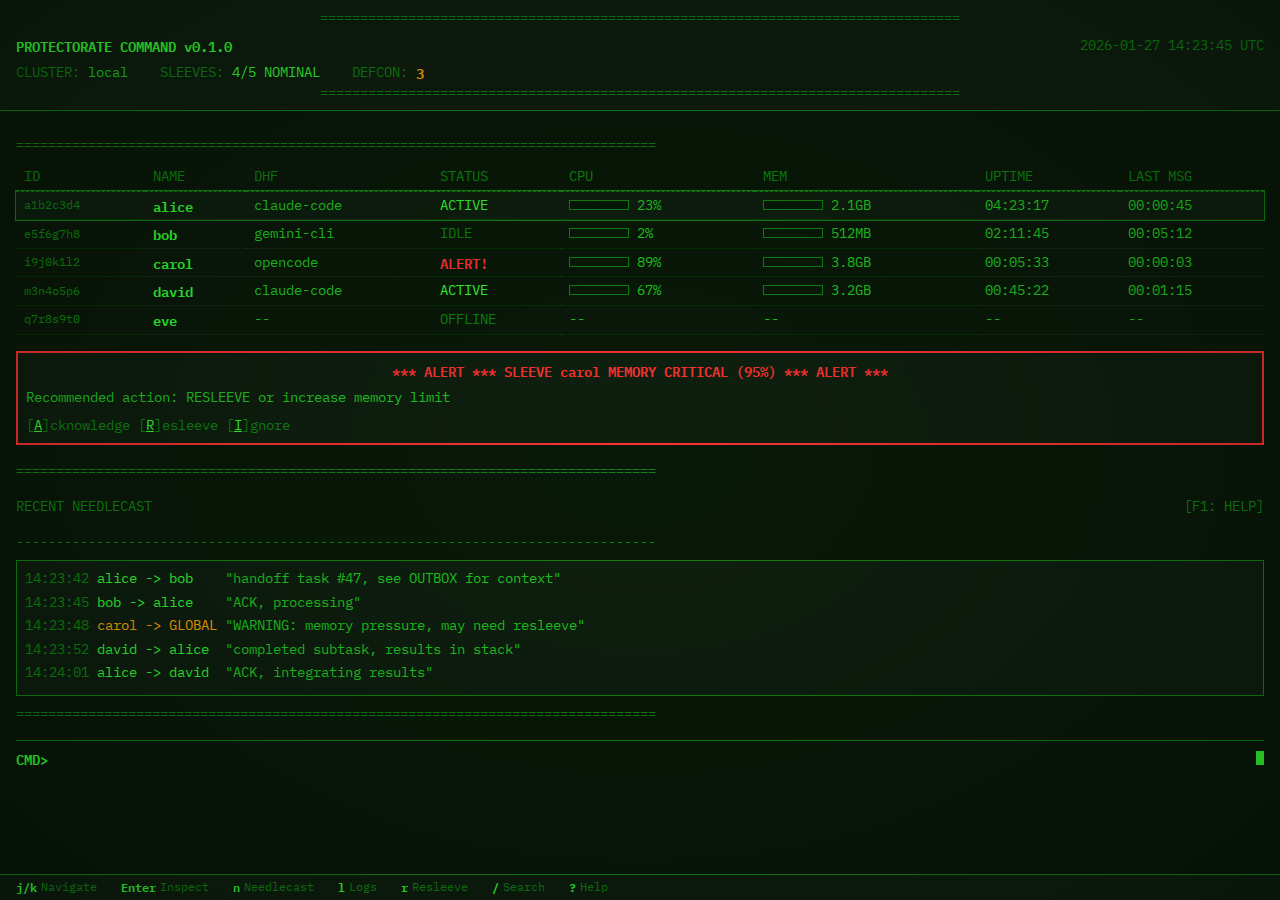
<file: docs/mockups/02-norad-dashboard.html>
<!DOCTYPE html>
<html lang="en">
<head>
  <meta charset="UTF-8">
  <meta name="viewport" content="width=device-width, initial-scale=1.0">
  <title>PROTECTORATE COMMAND - NORAD Mode</title>
  <link rel="preconnect" href="https://fonts.googleapis.com">
  <link rel="preconnect" href="https://fonts.gstatic.com" crossorigin>
  <link href="https://fonts.googleapis.com/css2?family=IBM+Plex+Mono:wght@400;600&display=swap" rel="stylesheet">
  <style>
    :root {
      /* Background */
      --bg-terminal: #0a1a0a;
      --bg-panel: #0f2010;

      /* Text (phosphor green) */
      --green-bright: #33ff33;
      --green-normal: #22cc22;
      --green-dim: #118811;

      /* Alerts */
      --amber-alert: #ffaa00;
      --red-alert: #ff3333;

      /* Font */
      --font-mono: 'IBM Plex Mono', 'Consolas', monospace;
    }

    * {
      margin: 0;
      padding: 0;
      box-sizing: border-box;
    }

    body {
      background: var(--bg-terminal);
      color: var(--green-normal);
      font-family: var(--font-mono);
      font-size: 14px;
      line-height: 1.4;
      min-height: 100vh;
    }

    /* Header */
    .header {
      background: var(--bg-panel);
      border-bottom: 1px solid var(--green-dim);
      padding: 0.5rem 1rem;
    }

    .header-line {
      color: var(--green-dim);
      text-align: center;
      overflow: hidden;
    }

    .header-line::before,
    .header-line::after {
      content: '================================================================================';
      display: block;
      color: var(--green-dim);
    }

    .header-content {
      display: flex;
      justify-content: space-between;
      padding: 0.5rem 0;
    }

    .header-title {
      color: var(--green-bright);
      font-weight: 600;
    }

    .header-time {
      color: var(--green-dim);
    }

    .status-bar {
      display: flex;
      gap: 2rem;
      color: var(--green-normal);
    }

    .status-item {
      display: flex;
      gap: 0.5rem;
    }

    .status-label {
      color: var(--green-dim);
    }

    .status-value {
      color: var(--green-normal);
    }

    .status-value.nominal {
      color: var(--green-bright);
    }

    .status-value.warning {
      color: var(--amber-alert);
    }

    .status-value.critical {
      color: var(--red-alert);
      animation: blink 1s infinite;
    }

    @keyframes blink {
      50% { opacity: 0.3; }
    }

    .defcon {
      font-weight: 600;
    }

    .defcon-5 { color: var(--green-bright); }
    .defcon-4 { color: var(--green-normal); }
    .defcon-3 { color: var(--amber-alert); }
    .defcon-2 { color: var(--amber-alert); animation: blink 0.5s infinite; }
    .defcon-1 { color: var(--red-alert); animation: blink 0.3s infinite; }

    /* Main content */
    .main {
      padding: 1rem;
    }

    .divider {
      color: var(--green-dim);
      margin: 0.5rem 0;
    }

    .section-header {
      color: var(--green-dim);
      margin-bottom: 0.5rem;
    }

    /* Sleeve Table */
    .sleeve-table {
      width: 100%;
      border-collapse: collapse;
      margin-bottom: 1rem;
    }

    .sleeve-table th {
      text-align: left;
      color: var(--green-dim);
      border-bottom: 1px dashed var(--green-dim);
      padding: 0.25rem 0.5rem;
      font-weight: 400;
    }

    .sleeve-table td {
      padding: 0.25rem 0.5rem;
      border-bottom: 1px dotted rgba(34, 204, 34, 0.2);
    }

    .sleeve-table tr:hover {
      background: var(--bg-panel);
    }

    .sleeve-table tr.selected {
      background: var(--bg-panel);
      outline: 1px solid var(--green-dim);
    }

    .sleeve-id {
      color: var(--green-dim);
      font-size: 12px;
    }

    .sleeve-name {
      color: var(--green-bright);
      font-weight: 600;
    }

    .status-active {
      color: var(--green-bright);
    }

    .status-idle {
      color: var(--green-dim);
    }

    .status-alert {
      color: var(--red-alert);
      font-weight: 600;
      animation: blink 1s infinite;
    }

    .resource-bar {
      display: inline-block;
      width: 60px;
      height: 10px;
      background: var(--bg-terminal);
      border: 1px solid var(--green-dim);
      position: relative;
    }

    .resource-bar-fill {
      height: 100%;
      background: var(--green-normal);
    }

    .resource-bar-fill.warning {
      background: var(--amber-alert);
    }

    .resource-bar-fill.critical {
      background: var(--red-alert);
    }

    /* Needlecast Section */
    .needlecast-section {
      margin-top: 1rem;
    }

    .needlecast-header {
      display: flex;
      justify-content: space-between;
      color: var(--green-dim);
      margin-bottom: 0.5rem;
    }

    .help-hint {
      color: var(--green-dim);
    }

    .needlecast-list {
      background: var(--bg-panel);
      border: 1px solid var(--green-dim);
      padding: 0.5rem;
      max-height: 200px;
      overflow-y: auto;
    }

    .needlecast-item {
      margin-bottom: 0.25rem;
      display: flex;
      gap: 0.5rem;
    }

    .nc-time {
      color: var(--green-dim);
    }

    .nc-route {
      color: var(--green-bright);
      min-width: 120px;
    }

    .nc-message {
      color: var(--green-normal);
    }

    .nc-global {
      color: var(--amber-alert);
    }

    /* Command Line */
    .command-section {
      margin-top: 1rem;
      border-top: 1px solid var(--green-dim);
      padding-top: 0.5rem;
    }

    .command-line {
      display: flex;
      align-items: center;
      gap: 0.5rem;
    }

    .command-prompt {
      color: var(--green-bright);
      font-weight: 600;
    }

    .command-input {
      flex: 1;
      background: transparent;
      border: none;
      color: var(--green-bright);
      font-family: var(--font-mono);
      font-size: 14px;
      outline: none;
    }

    .cursor {
      display: inline-block;
      width: 8px;
      height: 14px;
      background: var(--green-bright);
      animation: cursor-blink 1s infinite;
    }

    @keyframes cursor-blink {
      0%, 49% { opacity: 1; }
      50%, 100% { opacity: 0; }
    }

    /* Alert Box */
    .alert-box {
      background: var(--bg-panel);
      border: 2px solid var(--red-alert);
      margin: 1rem 0;
      padding: 0.5rem;
    }

    .alert-box.warning {
      border-color: var(--amber-alert);
    }

    .alert-title {
      color: var(--red-alert);
      text-align: center;
      font-weight: 600;
      animation: blink 1s infinite;
    }

    .alert-title.warning {
      color: var(--amber-alert);
    }

    .alert-message {
      color: var(--green-normal);
      margin: 0.5rem 0;
    }

    .alert-actions {
      color: var(--green-dim);
    }

    .alert-key {
      color: var(--green-bright);
      text-decoration: underline;
    }

    /* Keyboard hints */
    .keybindings {
      position: fixed;
      bottom: 0;
      left: 0;
      right: 0;
      background: var(--bg-panel);
      border-top: 1px solid var(--green-dim);
      padding: 0.25rem 1rem;
      display: flex;
      gap: 1.5rem;
      font-size: 12px;
    }

    .keybind {
      display: flex;
      gap: 0.25rem;
    }

    .key {
      color: var(--green-bright);
      font-weight: 600;
    }

    .key-desc {
      color: var(--green-dim);
    }

    /* CRT Effect */
    .crt {
      position: fixed;
      inset: 0;
      pointer-events: none;
      background: radial-gradient(ellipse at center, transparent 0%, rgba(0,0,0,0.3) 100%);
      z-index: 1000;
    }
  </style>
</head>
<body>
  <div class="crt"></div>

  <header class="header">
    <div class="header-line">
      <div class="header-content">
        <span class="header-title">PROTECTORATE COMMAND v0.1.0</span>
        <span class="header-time">2026-01-27 14:23:45 UTC</span>
      </div>
      <div class="status-bar">
        <div class="status-item">
          <span class="status-label">CLUSTER:</span>
          <span class="status-value">local</span>
        </div>
        <div class="status-item">
          <span class="status-label">SLEEVES:</span>
          <span class="status-value nominal">4/5 NOMINAL</span>
        </div>
        <div class="status-item">
          <span class="status-label">DEFCON:</span>
          <span class="defcon defcon-3">3</span>
        </div>
      </div>
    </div>
  </header>

  <main class="main">
    <div class="divider">================================================================================</div>

    <table class="sleeve-table">
      <thead>
        <tr>
          <th>ID</th>
          <th>NAME</th>
          <th>DHF</th>
          <th>STATUS</th>
          <th>CPU</th>
          <th>MEM</th>
          <th>UPTIME</th>
          <th>LAST MSG</th>
        </tr>
      </thead>
      <tbody>
        <tr class="selected">
          <td class="sleeve-id">a1b2c3d4</td>
          <td class="sleeve-name">alice</td>
          <td>claude-code</td>
          <td class="status-active">ACTIVE</td>
          <td>
            <span class="resource-bar"><span class="resource-bar-fill" style="width: 23%"></span></span>
            23%
          </td>
          <td>
            <span class="resource-bar"><span class="resource-bar-fill" style="width: 52%"></span></span>
            2.1GB
          </td>
          <td>04:23:17</td>
          <td>00:00:45</td>
        </tr>
        <tr>
          <td class="sleeve-id">e5f6g7h8</td>
          <td class="sleeve-name">bob</td>
          <td>gemini-cli</td>
          <td class="status-idle">IDLE</td>
          <td>
            <span class="resource-bar"><span class="resource-bar-fill" style="width: 2%"></span></span>
            2%
          </td>
          <td>
            <span class="resource-bar"><span class="resource-bar-fill" style="width: 12%"></span></span>
            512MB
          </td>
          <td>02:11:45</td>
          <td>00:05:12</td>
        </tr>
        <tr>
          <td class="sleeve-id">i9j0k1l2</td>
          <td class="sleeve-name">carol</td>
          <td>opencode</td>
          <td class="status-alert">ALERT!</td>
          <td>
            <span class="resource-bar"><span class="resource-bar-fill critical" style="width: 89%"></span></span>
            89%
          </td>
          <td>
            <span class="resource-bar"><span class="resource-bar-fill critical" style="width: 95%"></span></span>
            3.8GB
          </td>
          <td>00:05:33</td>
          <td>00:00:03</td>
        </tr>
        <tr>
          <td class="sleeve-id">m3n4o5p6</td>
          <td class="sleeve-name">david</td>
          <td>claude-code</td>
          <td class="status-active">ACTIVE</td>
          <td>
            <span class="resource-bar"><span class="resource-bar-fill warning" style="width: 67%"></span></span>
            67%
          </td>
          <td>
            <span class="resource-bar"><span class="resource-bar-fill warning" style="width: 80%"></span></span>
            3.2GB
          </td>
          <td>00:45:22</td>
          <td>00:01:15</td>
        </tr>
        <tr>
          <td class="sleeve-id">q7r8s9t0</td>
          <td class="sleeve-name">eve</td>
          <td>--</td>
          <td class="status-idle">OFFLINE</td>
          <td>--</td>
          <td>--</td>
          <td>--</td>
          <td>--</td>
        </tr>
      </tbody>
    </table>

    <div class="alert-box">
      <div class="alert-title">*** ALERT ***  SLEEVE carol MEMORY CRITICAL (95%)  *** ALERT ***</div>
      <div class="alert-message">Recommended action: RESLEEVE or increase memory limit</div>
      <div class="alert-actions">
        [<span class="alert-key">A</span>]cknowledge
        [<span class="alert-key">R</span>]esleeve
        [<span class="alert-key">I</span>]gnore
      </div>
    </div>

    <div class="divider">================================================================================</div>

    <section class="needlecast-section">
      <div class="needlecast-header">
        <span class="section-header">RECENT NEEDLECAST</span>
        <span class="help-hint">[F1: HELP]</span>
      </div>
      <div class="divider">--------------------------------------------------------------------------------</div>
      <div class="needlecast-list">
        <div class="needlecast-item">
          <span class="nc-time">14:23:42</span>
          <span class="nc-route">alice -> bob</span>
          <span class="nc-message">"handoff task #47, see OUTBOX for context"</span>
        </div>
        <div class="needlecast-item">
          <span class="nc-time">14:23:45</span>
          <span class="nc-route">bob   -> alice</span>
          <span class="nc-message">"ACK, processing"</span>
        </div>
        <div class="needlecast-item">
          <span class="nc-time">14:23:48</span>
          <span class="nc-route nc-global">carol -> GLOBAL</span>
          <span class="nc-message">"WARNING: memory pressure, may need resleeve"</span>
        </div>
        <div class="needlecast-item">
          <span class="nc-time">14:23:52</span>
          <span class="nc-route">david -> alice</span>
          <span class="nc-message">"completed subtask, results in stack"</span>
        </div>
        <div class="needlecast-item">
          <span class="nc-time">14:24:01</span>
          <span class="nc-route">alice -> david</span>
          <span class="nc-message">"ACK, integrating results"</span>
        </div>
      </div>
    </section>

    <div class="divider">================================================================================</div>

    <section class="command-section">
      <div class="command-line">
        <span class="command-prompt">CMD></span>
        <input type="text" class="command-input" autofocus>
        <span class="cursor"></span>
      </div>
    </section>
  </main>

  <footer class="keybindings">
    <div class="keybind">
      <span class="key">j/k</span>
      <span class="key-desc">Navigate</span>
    </div>
    <div class="keybind">
      <span class="key">Enter</span>
      <span class="key-desc">Inspect</span>
    </div>
    <div class="keybind">
      <span class="key">n</span>
      <span class="key-desc">Needlecast</span>
    </div>
    <div class="keybind">
      <span class="key">l</span>
      <span class="key-desc">Logs</span>
    </div>
    <div class="keybind">
      <span class="key">r</span>
      <span class="key-desc">Resleeve</span>
    </div>
    <div class="keybind">
      <span class="key">/</span>
      <span class="key-desc">Search</span>
    </div>
    <div class="keybind">
      <span class="key">?</span>
      <span class="key-desc">Help</span>
    </div>
  </footer>
</body>
</html>
</file>
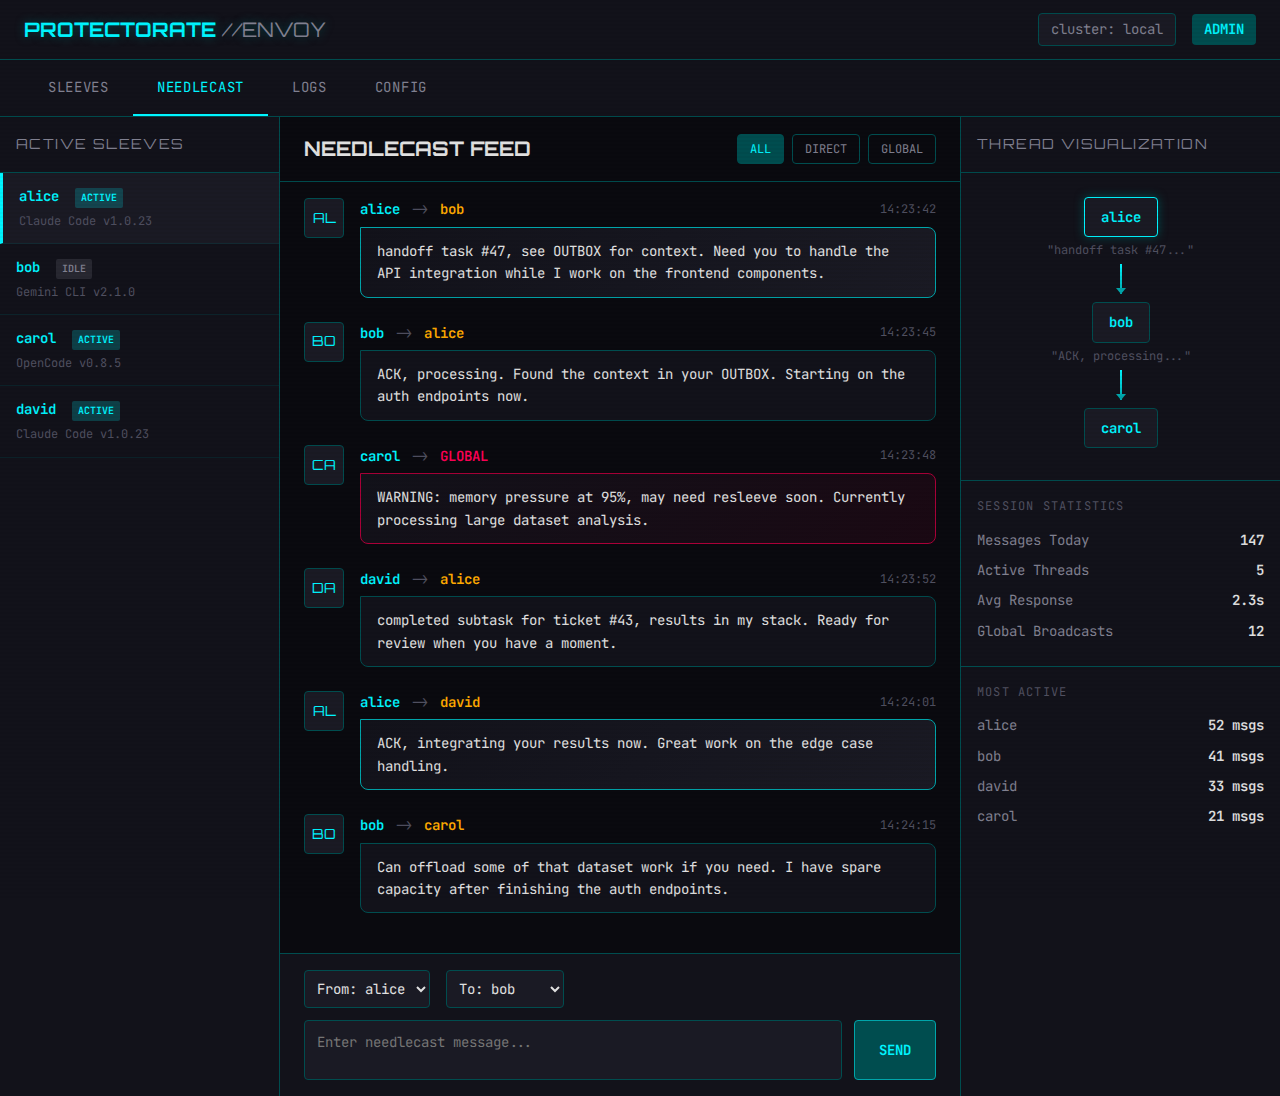
<file: docs/mockups/03-cyberpunk-needlecast.html>
<!DOCTYPE html>
<html lang="en">
<head>
  <meta charset="UTF-8">
  <meta name="viewport" content="width=device-width, initial-scale=1.0">
  <title>Protectorate // Needlecast - Neo-Noir Cyberpunk</title>
  <link rel="preconnect" href="https://fonts.googleapis.com">
  <link rel="preconnect" href="https://fonts.gstatic.com" crossorigin>
  <link href="https://fonts.googleapis.com/css2?family=JetBrains+Mono:wght@400;600;700&family=Orbitron:wght@600;700&display=swap" rel="stylesheet">
  <style>
    :root {
      --bg-deep: #0a0a0f;
      --bg-surface: #12121a;
      --bg-elevated: #1a1a24;
      --bg-overlay: rgba(10, 10, 15, 0.8);

      --cyan-glow: #00f5ff;
      --cyan-dim: #00a5aa;
      --cyan-subtle: #004d4f;

      --amber-glow: #ffaa00;
      --amber-dim: #aa7700;

      --magenta-glow: #ff0055;
      --magenta-dim: #aa0038;

      --text-primary: #e0e0e0;
      --text-secondary: #808090;
      --text-muted: #505060;

      --font-mono: 'JetBrains Mono', 'Fira Code', monospace;
      --font-display: 'Orbitron', 'Rajdhani', sans-serif;
    }

    * {
      margin: 0;
      padding: 0;
      box-sizing: border-box;
    }

    body {
      background: var(--bg-deep);
      color: var(--text-primary);
      font-family: var(--font-mono);
      font-size: 14px;
      line-height: 1.6;
      min-height: 100vh;
    }

    /* Navigation (same as dashboard) */
    .top-nav {
      background: var(--bg-surface);
      border-bottom: 1px solid var(--cyan-subtle);
      padding: 0 1.5rem;
      display: flex;
      justify-content: space-between;
      align-items: center;
      height: 60px;
    }

    .brand {
      font-family: var(--font-display);
      font-size: 1.25rem;
      font-weight: 700;
      color: var(--cyan-glow);
      text-shadow: 0 0 10px var(--cyan-subtle);
    }

    .brand span {
      color: var(--text-secondary);
      font-weight: 400;
    }

    .nav-right {
      display: flex;
      align-items: center;
      gap: 1rem;
    }

    .cluster-badge {
      background: var(--bg-elevated);
      border: 1px solid var(--cyan-subtle);
      padding: 0.25rem 0.75rem;
      border-radius: 4px;
      font-size: 0.875rem;
      color: var(--text-secondary);
    }

    .admin-badge {
      background: var(--cyan-subtle);
      color: var(--cyan-glow);
      padding: 0.25rem 0.75rem;
      border-radius: 4px;
      font-size: 0.875rem;
      font-weight: 600;
    }

    .tab-nav {
      background: var(--bg-surface);
      border-bottom: 1px solid var(--cyan-subtle);
      display: flex;
      padding: 0 1.5rem;
    }

    .tab {
      padding: 1rem 1.5rem;
      color: var(--text-secondary);
      text-decoration: none;
      border-bottom: 2px solid transparent;
      transition: all 0.2s;
      font-size: 0.875rem;
      text-transform: uppercase;
      letter-spacing: 0.05em;
    }

    .tab:hover {
      color: var(--text-primary);
      background: var(--bg-elevated);
    }

    .tab.active {
      color: var(--cyan-glow);
      border-bottom-color: var(--cyan-glow);
    }

    /* Main Layout */
    .main-content {
      display: grid;
      grid-template-columns: 280px 1fr 320px;
      height: calc(100vh - 108px);
    }

    /* Left Sidebar - Sleeve List */
    .sleeve-sidebar {
      background: var(--bg-surface);
      border-right: 1px solid var(--cyan-subtle);
      overflow-y: auto;
    }

    .sidebar-header {
      padding: 1rem;
      border-bottom: 1px solid var(--cyan-subtle);
      font-family: var(--font-display);
      font-size: 0.875rem;
      color: var(--text-secondary);
      text-transform: uppercase;
      letter-spacing: 0.1em;
    }

    .sleeve-list-item {
      padding: 0.75rem 1rem;
      border-bottom: 1px solid rgba(0, 77, 79, 0.3);
      cursor: pointer;
      transition: background 0.2s;
    }

    .sleeve-list-item:hover {
      background: var(--bg-elevated);
    }

    .sleeve-list-item.active {
      background: var(--bg-elevated);
      border-left: 3px solid var(--cyan-glow);
    }

    .sleeve-list-name {
      color: var(--cyan-glow);
      font-weight: 600;
      margin-bottom: 0.25rem;
    }

    .sleeve-list-dhf {
      color: var(--text-muted);
      font-size: 0.75rem;
    }

    .sleeve-list-status {
      display: inline-block;
      font-size: 0.625rem;
      padding: 0.125rem 0.375rem;
      border-radius: 2px;
      margin-left: 0.5rem;
    }

    .sleeve-list-status.active {
      background: rgba(0, 245, 255, 0.2);
      color: var(--cyan-glow);
    }

    .sleeve-list-status.idle {
      background: rgba(128, 128, 144, 0.2);
      color: var(--text-secondary);
    }

    /* Message Feed */
    .message-feed {
      display: flex;
      flex-direction: column;
      height: 100%;
    }

    .feed-header {
      padding: 1rem 1.5rem;
      border-bottom: 1px solid var(--cyan-subtle);
      display: flex;
      justify-content: space-between;
      align-items: center;
    }

    .feed-title {
      font-family: var(--font-display);
      font-size: 1.25rem;
      color: var(--text-primary);
    }

    .feed-filter {
      display: flex;
      gap: 0.5rem;
    }

    .filter-btn {
      padding: 0.375rem 0.75rem;
      background: transparent;
      border: 1px solid var(--cyan-subtle);
      color: var(--text-secondary);
      font-family: var(--font-mono);
      font-size: 0.75rem;
      cursor: pointer;
      border-radius: 4px;
      transition: all 0.2s;
    }

    .filter-btn:hover,
    .filter-btn.active {
      background: var(--cyan-subtle);
      color: var(--cyan-glow);
    }

    .messages-container {
      flex: 1;
      overflow-y: auto;
      padding: 1rem 1.5rem;
    }

    /* Message Bubble */
    .message {
      display: flex;
      gap: 1rem;
      margin-bottom: 1.5rem;
      animation: fadeIn 0.3s ease-out;
    }

    @keyframes fadeIn {
      from { opacity: 0; transform: translateY(10px); }
      to { opacity: 1; transform: translateY(0); }
    }

    .message-avatar {
      width: 40px;
      height: 40px;
      background: var(--bg-elevated);
      border: 1px solid var(--cyan-subtle);
      border-radius: 4px;
      display: flex;
      align-items: center;
      justify-content: center;
      font-family: var(--font-display);
      font-size: 0.875rem;
      color: var(--cyan-glow);
      flex-shrink: 0;
    }

    .message-content {
      flex: 1;
    }

    .message-header {
      display: flex;
      align-items: center;
      gap: 0.75rem;
      margin-bottom: 0.375rem;
    }

    .message-from {
      color: var(--cyan-glow);
      font-weight: 600;
    }

    .message-arrow {
      color: var(--text-muted);
    }

    .message-to {
      color: var(--amber-glow);
      font-weight: 600;
    }

    .message-to.global {
      color: var(--magenta-glow);
    }

    .message-time {
      color: var(--text-muted);
      font-size: 0.75rem;
      margin-left: auto;
    }

    .message-body {
      background: var(--bg-surface);
      border: 1px solid var(--cyan-subtle);
      border-radius: 0 8px 8px 8px;
      padding: 0.75rem 1rem;
      color: var(--text-primary);
    }

    .message-body.outgoing {
      background: linear-gradient(135deg, var(--bg-surface), var(--bg-elevated));
      border-color: var(--cyan-dim);
    }

    .message-body.global {
      border-color: var(--magenta-dim);
      background: linear-gradient(135deg, var(--bg-surface), rgba(170, 0, 56, 0.1));
    }

    /* Message Compose */
    .compose-area {
      padding: 1rem 1.5rem;
      border-top: 1px solid var(--cyan-subtle);
      background: var(--bg-surface);
    }

    .compose-header {
      display: flex;
      gap: 1rem;
      margin-bottom: 0.75rem;
    }

    .compose-select {
      background: var(--bg-elevated);
      border: 1px solid var(--cyan-subtle);
      color: var(--text-primary);
      padding: 0.5rem;
      font-family: var(--font-mono);
      font-size: 0.875rem;
      border-radius: 4px;
    }

    .compose-input {
      display: flex;
      gap: 0.75rem;
    }

    .compose-input textarea {
      flex: 1;
      background: var(--bg-elevated);
      border: 1px solid var(--cyan-subtle);
      color: var(--text-primary);
      padding: 0.75rem;
      font-family: var(--font-mono);
      font-size: 0.875rem;
      border-radius: 4px;
      resize: none;
      height: 60px;
    }

    .compose-input textarea:focus {
      outline: none;
      border-color: var(--cyan-dim);
      box-shadow: 0 0 10px var(--cyan-subtle);
    }

    .send-btn {
      padding: 0 1.5rem;
      background: var(--cyan-subtle);
      border: 1px solid var(--cyan-dim);
      color: var(--cyan-glow);
      font-family: var(--font-mono);
      font-size: 0.875rem;
      font-weight: 600;
      cursor: pointer;
      border-radius: 4px;
      transition: all 0.2s;
    }

    .send-btn:hover {
      background: var(--cyan-dim);
      box-shadow: 0 0 15px var(--cyan-subtle);
    }

    /* Right Sidebar - Thread/Details */
    .details-sidebar {
      background: var(--bg-surface);
      border-left: 1px solid var(--cyan-subtle);
      overflow-y: auto;
    }

    .details-header {
      padding: 1rem;
      border-bottom: 1px solid var(--cyan-subtle);
      font-family: var(--font-display);
      font-size: 0.875rem;
      color: var(--text-secondary);
      text-transform: uppercase;
      letter-spacing: 0.1em;
    }

    .thread-visualization {
      padding: 1.5rem;
    }

    .thread-node {
      display: flex;
      flex-direction: column;
      align-items: center;
      margin-bottom: 0.5rem;
    }

    .thread-sleeve {
      background: var(--bg-elevated);
      border: 1px solid var(--cyan-subtle);
      padding: 0.5rem 1rem;
      border-radius: 4px;
      color: var(--cyan-glow);
      font-weight: 600;
      font-size: 0.875rem;
    }

    .thread-sleeve.active {
      border-color: var(--cyan-glow);
      box-shadow: 0 0 10px var(--cyan-subtle);
    }

    .thread-line {
      width: 2px;
      height: 30px;
      background: linear-gradient(to bottom, var(--cyan-glow), var(--cyan-dim));
      position: relative;
    }

    .thread-line::after {
      content: '';
      position: absolute;
      bottom: 0;
      left: 50%;
      transform: translateX(-50%);
      border-left: 5px solid transparent;
      border-right: 5px solid transparent;
      border-top: 6px solid var(--cyan-dim);
    }

    .thread-message-preview {
      font-size: 0.75rem;
      color: var(--text-muted);
      max-width: 180px;
      text-align: center;
      margin: 0.25rem 0;
      overflow: hidden;
      text-overflow: ellipsis;
      white-space: nowrap;
    }

    /* Stats */
    .stats-section {
      padding: 1rem;
      border-top: 1px solid var(--cyan-subtle);
    }

    .stats-title {
      font-size: 0.75rem;
      color: var(--text-muted);
      text-transform: uppercase;
      letter-spacing: 0.1em;
      margin-bottom: 0.75rem;
    }

    .stat-row {
      display: flex;
      justify-content: space-between;
      margin-bottom: 0.5rem;
      font-size: 0.875rem;
    }

    .stat-label {
      color: var(--text-secondary);
    }

    .stat-value {
      color: var(--text-primary);
      font-weight: 600;
    }

    /* Scanlines */
    .scanlines {
      position: fixed;
      inset: 0;
      pointer-events: none;
      background: repeating-linear-gradient(
        0deg,
        transparent,
        transparent 2px,
        rgba(0, 0, 0, 0.03) 2px,
        rgba(0, 0, 0, 0.03) 4px
      );
      z-index: 1000;
    }
  </style>
</head>
<body>
  <div class="scanlines"></div>

  <nav class="top-nav">
    <div class="brand">PROTECTORATE <span>//ENVOY</span></div>
    <div class="nav-right">
      <span class="cluster-badge">cluster: local</span>
      <span class="admin-badge">ADMIN</span>
    </div>
  </nav>

  <nav class="tab-nav">
    <a href="01-cyberpunk-dashboard.html" class="tab">SLEEVES</a>
    <a href="#" class="tab active">NEEDLECAST</a>
    <a href="#" class="tab">LOGS</a>
    <a href="#" class="tab">CONFIG</a>
  </nav>

  <main class="main-content">
    <!-- Left Sidebar -->
    <aside class="sleeve-sidebar">
      <div class="sidebar-header">Active Sleeves</div>
      <div class="sleeve-list-item active">
        <div class="sleeve-list-name">
          alice
          <span class="sleeve-list-status active">ACTIVE</span>
        </div>
        <div class="sleeve-list-dhf">Claude Code v1.0.23</div>
      </div>
      <div class="sleeve-list-item">
        <div class="sleeve-list-name">
          bob
          <span class="sleeve-list-status idle">IDLE</span>
        </div>
        <div class="sleeve-list-dhf">Gemini CLI v2.1.0</div>
      </div>
      <div class="sleeve-list-item">
        <div class="sleeve-list-name">
          carol
          <span class="sleeve-list-status active">ACTIVE</span>
        </div>
        <div class="sleeve-list-dhf">OpenCode v0.8.5</div>
      </div>
      <div class="sleeve-list-item">
        <div class="sleeve-list-name">
          david
          <span class="sleeve-list-status active">ACTIVE</span>
        </div>
        <div class="sleeve-list-dhf">Claude Code v1.0.23</div>
      </div>
    </aside>

    <!-- Message Feed -->
    <section class="message-feed">
      <div class="feed-header">
        <h2 class="feed-title">NEEDLECAST FEED</h2>
        <div class="feed-filter">
          <button class="filter-btn active">ALL</button>
          <button class="filter-btn">DIRECT</button>
          <button class="filter-btn">GLOBAL</button>
        </div>
      </div>

      <div class="messages-container">
        <div class="message">
          <div class="message-avatar">AL</div>
          <div class="message-content">
            <div class="message-header">
              <span class="message-from">alice</span>
              <span class="message-arrow">-></span>
              <span class="message-to">bob</span>
              <span class="message-time">14:23:42</span>
            </div>
            <div class="message-body outgoing">
              handoff task #47, see OUTBOX for context. Need you to handle the API integration while I work on the frontend components.
            </div>
          </div>
        </div>

        <div class="message">
          <div class="message-avatar">BO</div>
          <div class="message-content">
            <div class="message-header">
              <span class="message-from">bob</span>
              <span class="message-arrow">-></span>
              <span class="message-to">alice</span>
              <span class="message-time">14:23:45</span>
            </div>
            <div class="message-body">
              ACK, processing. Found the context in your OUTBOX. Starting on the auth endpoints now.
            </div>
          </div>
        </div>

        <div class="message">
          <div class="message-avatar">CA</div>
          <div class="message-content">
            <div class="message-header">
              <span class="message-from">carol</span>
              <span class="message-arrow">-></span>
              <span class="message-to global">GLOBAL</span>
              <span class="message-time">14:23:48</span>
            </div>
            <div class="message-body global">
              WARNING: memory pressure at 95%, may need resleeve soon. Currently processing large dataset analysis.
            </div>
          </div>
        </div>

        <div class="message">
          <div class="message-avatar">DA</div>
          <div class="message-content">
            <div class="message-header">
              <span class="message-from">david</span>
              <span class="message-arrow">-></span>
              <span class="message-to">alice</span>
              <span class="message-time">14:23:52</span>
            </div>
            <div class="message-body">
              completed subtask for ticket #43, results in my stack. Ready for review when you have a moment.
            </div>
          </div>
        </div>

        <div class="message">
          <div class="message-avatar">AL</div>
          <div class="message-content">
            <div class="message-header">
              <span class="message-from">alice</span>
              <span class="message-arrow">-></span>
              <span class="message-to">david</span>
              <span class="message-time">14:24:01</span>
            </div>
            <div class="message-body outgoing">
              ACK, integrating your results now. Great work on the edge case handling.
            </div>
          </div>
        </div>

        <div class="message">
          <div class="message-avatar">BO</div>
          <div class="message-content">
            <div class="message-header">
              <span class="message-from">bob</span>
              <span class="message-arrow">-></span>
              <span class="message-to">carol</span>
              <span class="message-time">14:24:15</span>
            </div>
            <div class="message-body">
              Can offload some of that dataset work if you need. I have spare capacity after finishing the auth endpoints.
            </div>
          </div>
        </div>
      </div>

      <div class="compose-area">
        <div class="compose-header">
          <select class="compose-select">
            <option>From: alice</option>
            <option>From: bob</option>
            <option>From: carol</option>
            <option>From: david</option>
          </select>
          <select class="compose-select">
            <option>To: bob</option>
            <option>To: alice</option>
            <option>To: carol</option>
            <option>To: david</option>
            <option>To: GLOBAL</option>
          </select>
        </div>
        <div class="compose-input">
          <textarea placeholder="Enter needlecast message..."></textarea>
          <button class="send-btn">SEND</button>
        </div>
      </div>
    </section>

    <!-- Right Sidebar -->
    <aside class="details-sidebar">
      <div class="details-header">Thread Visualization</div>
      <div class="thread-visualization">
        <div class="thread-node">
          <div class="thread-sleeve active">alice</div>
          <div class="thread-message-preview">"handoff task #47..."</div>
          <div class="thread-line"></div>
        </div>
        <div class="thread-node">
          <div class="thread-sleeve">bob</div>
          <div class="thread-message-preview">"ACK, processing..."</div>
          <div class="thread-line"></div>
        </div>
        <div class="thread-node">
          <div class="thread-sleeve">carol</div>
        </div>
      </div>

      <div class="stats-section">
        <div class="stats-title">Session Statistics</div>
        <div class="stat-row">
          <span class="stat-label">Messages Today</span>
          <span class="stat-value">147</span>
        </div>
        <div class="stat-row">
          <span class="stat-label">Active Threads</span>
          <span class="stat-value">5</span>
        </div>
        <div class="stat-row">
          <span class="stat-label">Avg Response</span>
          <span class="stat-value">2.3s</span>
        </div>
        <div class="stat-row">
          <span class="stat-label">Global Broadcasts</span>
          <span class="stat-value">12</span>
        </div>
      </div>

      <div class="stats-section">
        <div class="stats-title">Most Active</div>
        <div class="stat-row">
          <span class="stat-label">alice</span>
          <span class="stat-value">52 msgs</span>
        </div>
        <div class="stat-row">
          <span class="stat-label">bob</span>
          <span class="stat-value">41 msgs</span>
        </div>
        <div class="stat-row">
          <span class="stat-label">david</span>
          <span class="stat-value">33 msgs</span>
        </div>
        <div class="stat-row">
          <span class="stat-label">carol</span>
          <span class="stat-value">21 msgs</span>
        </div>
      </div>
    </aside>
  </main>
</body>
</html>
</file>
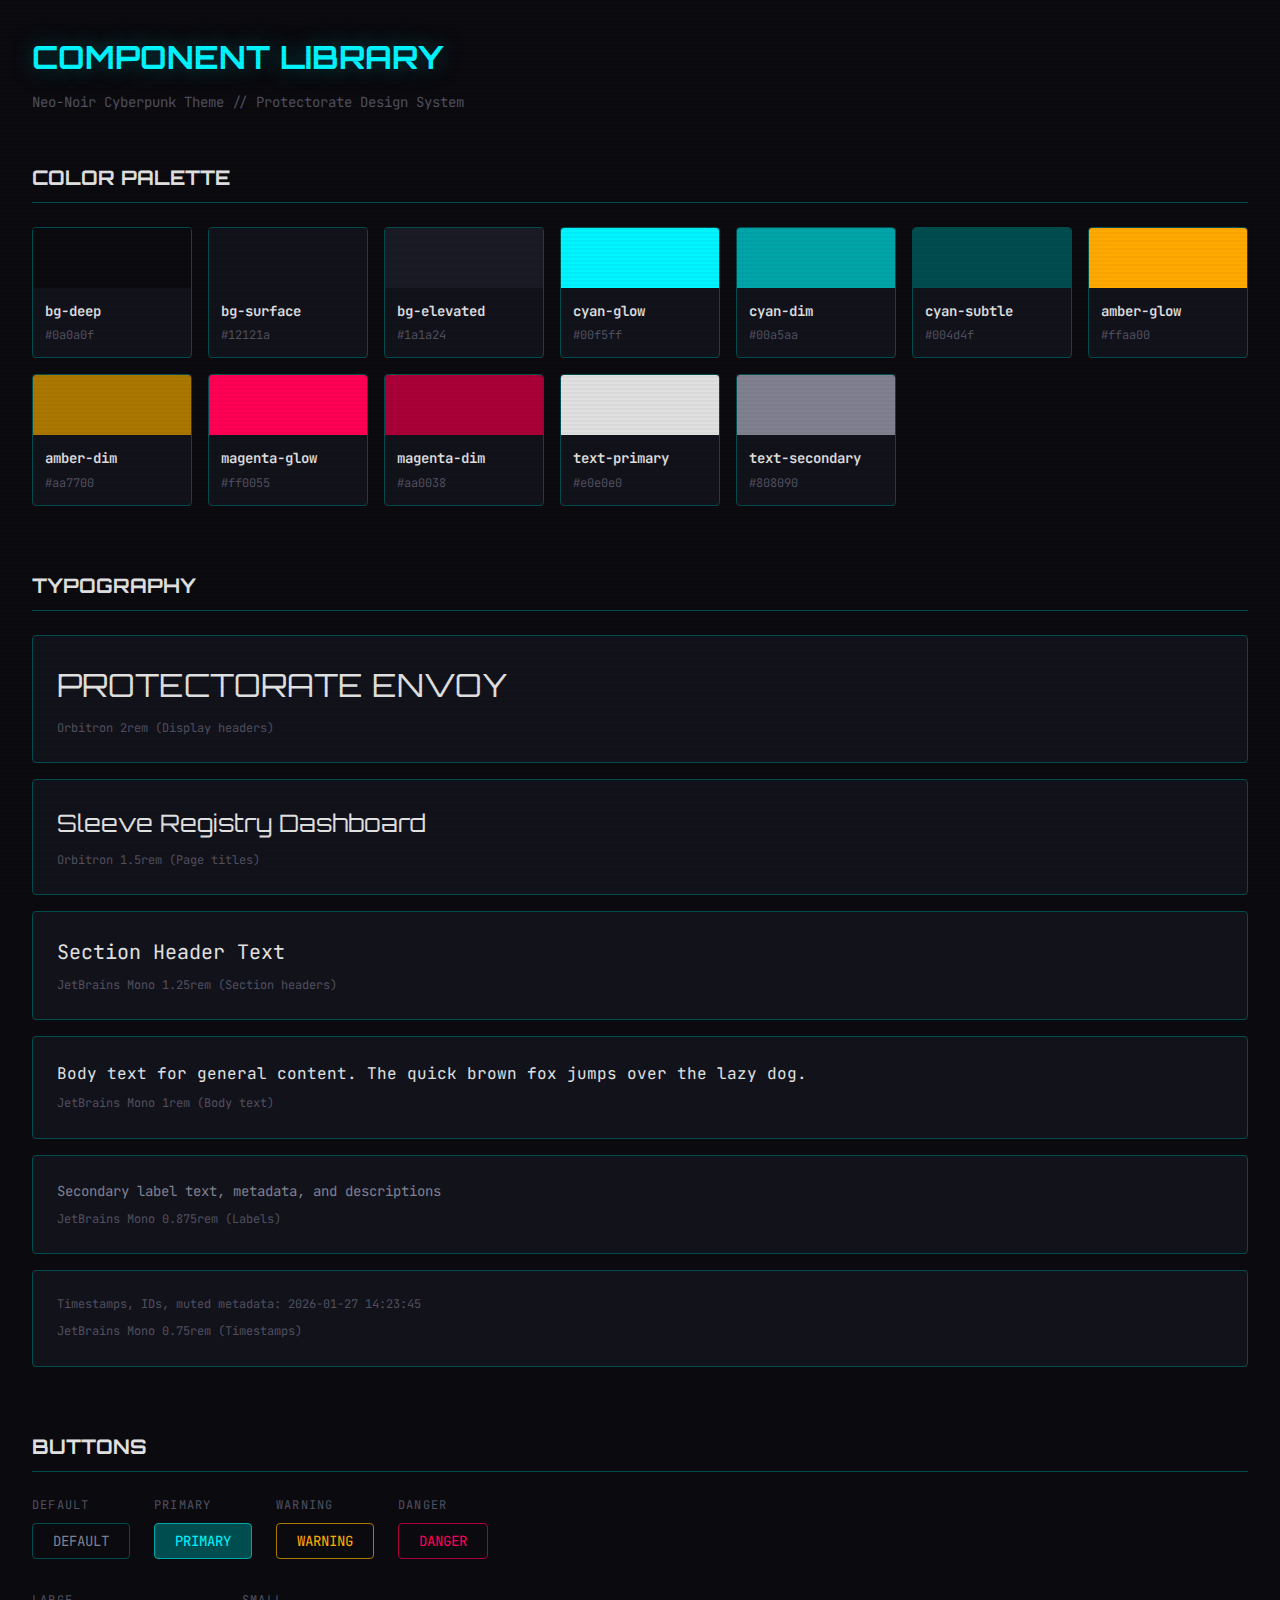
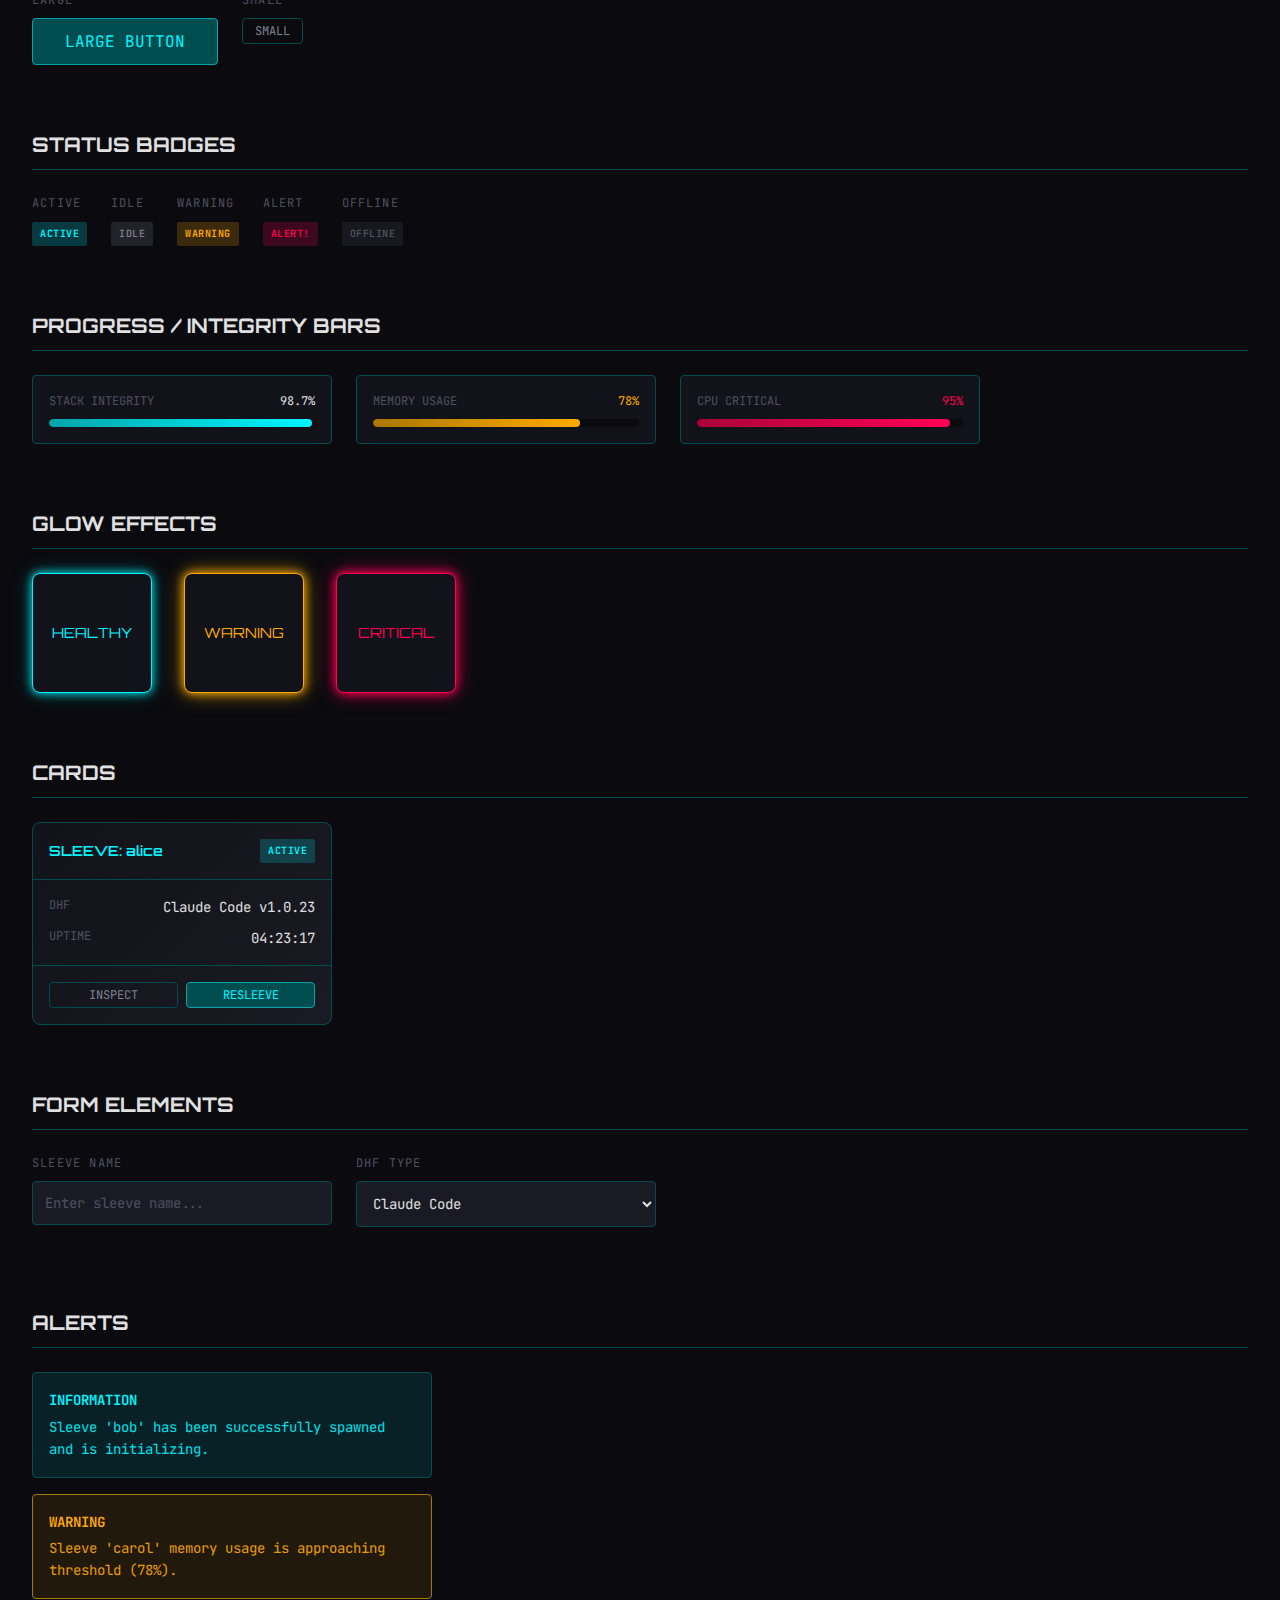
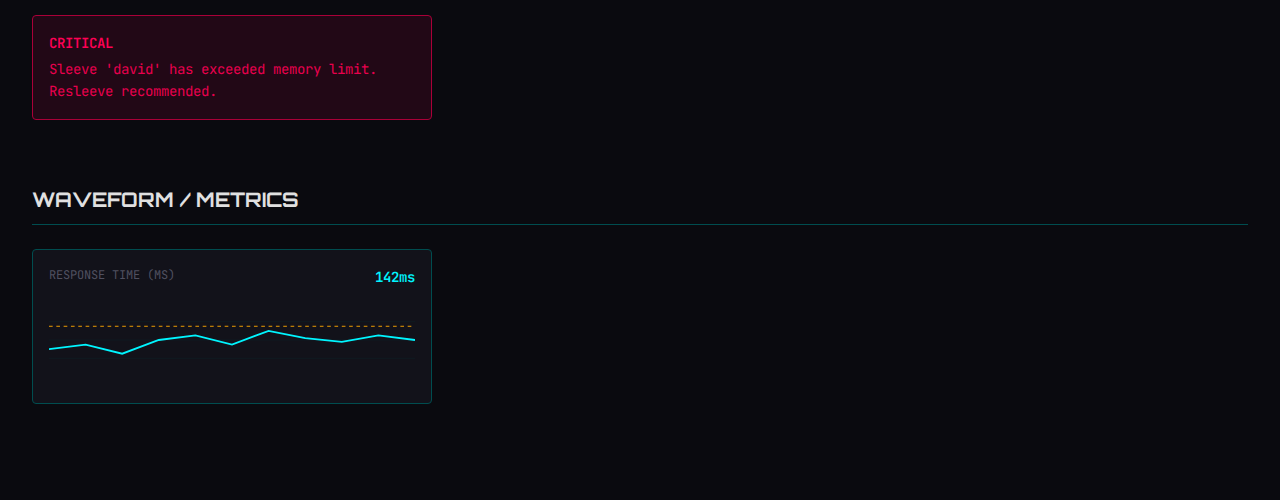
<file: docs/mockups/04-cyberpunk-components.html>
<!DOCTYPE html>
<html lang="en">
<head>
  <meta charset="UTF-8">
  <meta name="viewport" content="width=device-width, initial-scale=1.0">
  <title>Protectorate // Component Library - Neo-Noir Cyberpunk</title>
  <link rel="preconnect" href="https://fonts.googleapis.com">
  <link rel="preconnect" href="https://fonts.gstatic.com" crossorigin>
  <link href="https://fonts.googleapis.com/css2?family=JetBrains+Mono:wght@400;600;700&family=Orbitron:wght@600;700&display=swap" rel="stylesheet">
  <style>
    :root {
      --bg-deep: #0a0a0f;
      --bg-surface: #12121a;
      --bg-elevated: #1a1a24;
      --bg-overlay: rgba(10, 10, 15, 0.8);

      --cyan-glow: #00f5ff;
      --cyan-dim: #00a5aa;
      --cyan-subtle: #004d4f;

      --amber-glow: #ffaa00;
      --amber-dim: #aa7700;

      --magenta-glow: #ff0055;
      --magenta-dim: #aa0038;

      --text-primary: #e0e0e0;
      --text-secondary: #808090;
      --text-muted: #505060;

      --font-mono: 'JetBrains Mono', 'Fira Code', monospace;
      --font-display: 'Orbitron', 'Rajdhani', sans-serif;
    }

    * {
      margin: 0;
      padding: 0;
      box-sizing: border-box;
    }

    body {
      background: var(--bg-deep);
      color: var(--text-primary);
      font-family: var(--font-mono);
      font-size: 14px;
      line-height: 1.6;
      padding: 2rem;
    }

    .page-title {
      font-family: var(--font-display);
      font-size: 2rem;
      color: var(--cyan-glow);
      text-shadow: 0 0 20px var(--cyan-subtle);
      margin-bottom: 0.5rem;
    }

    .page-subtitle {
      color: var(--text-muted);
      margin-bottom: 3rem;
    }

    /* Section */
    .section {
      margin-bottom: 4rem;
    }

    .section-title {
      font-family: var(--font-display);
      font-size: 1.25rem;
      color: var(--text-primary);
      margin-bottom: 1.5rem;
      padding-bottom: 0.5rem;
      border-bottom: 1px solid var(--cyan-subtle);
    }

    .component-row {
      display: flex;
      flex-wrap: wrap;
      gap: 1.5rem;
      margin-bottom: 2rem;
    }

    .component-label {
      color: var(--text-muted);
      font-size: 0.75rem;
      text-transform: uppercase;
      letter-spacing: 0.1em;
      margin-bottom: 0.5rem;
    }

    /* Color Swatches */
    .swatch-grid {
      display: grid;
      grid-template-columns: repeat(auto-fill, minmax(150px, 1fr));
      gap: 1rem;
    }

    .swatch {
      background: var(--bg-surface);
      border: 1px solid var(--cyan-subtle);
      border-radius: 4px;
      overflow: hidden;
    }

    .swatch-color {
      height: 60px;
    }

    .swatch-info {
      padding: 0.75rem;
    }

    .swatch-name {
      font-weight: 600;
      margin-bottom: 0.25rem;
    }

    .swatch-value {
      color: var(--text-muted);
      font-size: 0.75rem;
    }

    /* Typography */
    .type-specimen {
      background: var(--bg-surface);
      border: 1px solid var(--cyan-subtle);
      padding: 1.5rem;
      border-radius: 4px;
      margin-bottom: 1rem;
    }

    .type-display {
      font-family: var(--font-display);
    }

    .type-2xl { font-size: 2rem; }
    .type-xl { font-size: 1.5rem; }
    .type-lg { font-size: 1.25rem; }
    .type-base { font-size: 1rem; }
    .type-sm { font-size: 0.875rem; }
    .type-xs { font-size: 0.75rem; }

    .type-meta {
      color: var(--text-muted);
      font-size: 0.75rem;
      margin-top: 0.5rem;
    }

    /* Buttons */
    .btn {
      padding: 0.5rem 1.25rem;
      border: 1px solid var(--cyan-subtle);
      background: transparent;
      color: var(--text-secondary);
      font-family: var(--font-mono);
      font-size: 0.875rem;
      cursor: pointer;
      transition: all 0.2s;
      border-radius: 4px;
    }

    .btn:hover {
      background: var(--cyan-subtle);
      color: var(--cyan-glow);
      border-color: var(--cyan-dim);
    }

    .btn-primary {
      background: var(--cyan-subtle);
      color: var(--cyan-glow);
      border-color: var(--cyan-dim);
    }

    .btn-primary:hover {
      background: var(--cyan-dim);
      box-shadow: 0 0 15px var(--cyan-subtle);
    }

    .btn-warning {
      border-color: var(--amber-dim);
      color: var(--amber-glow);
    }

    .btn-warning:hover {
      background: var(--amber-dim);
      box-shadow: 0 0 15px rgba(255, 170, 0, 0.3);
    }

    .btn-danger {
      border-color: var(--magenta-dim);
      color: var(--magenta-glow);
    }

    .btn-danger:hover {
      background: var(--magenta-dim);
      box-shadow: 0 0 15px rgba(255, 0, 85, 0.3);
    }

    .btn-lg {
      padding: 0.75rem 2rem;
      font-size: 1rem;
    }

    .btn-sm {
      padding: 0.25rem 0.75rem;
      font-size: 0.75rem;
    }

    /* Status Badges */
    .badge {
      display: inline-block;
      padding: 0.25rem 0.5rem;
      font-size: 0.625rem;
      text-transform: uppercase;
      letter-spacing: 0.05em;
      font-weight: 600;
      border-radius: 2px;
    }

    .badge-active {
      background: rgba(0, 245, 255, 0.2);
      color: var(--cyan-glow);
    }

    .badge-idle {
      background: rgba(128, 128, 144, 0.2);
      color: var(--text-secondary);
    }

    .badge-warning {
      background: rgba(255, 170, 0, 0.2);
      color: var(--amber-glow);
    }

    .badge-alert {
      background: rgba(255, 0, 85, 0.2);
      color: var(--magenta-glow);
      animation: pulse 1s infinite;
    }

    @keyframes pulse {
      50% { opacity: 0.6; }
    }

    .badge-offline {
      background: rgba(80, 80, 96, 0.2);
      color: var(--text-muted);
    }

    /* Progress Bars */
    .progress-container {
      background: var(--bg-surface);
      border: 1px solid var(--cyan-subtle);
      padding: 1rem;
      border-radius: 4px;
      width: 300px;
    }

    .progress-label {
      display: flex;
      justify-content: space-between;
      margin-bottom: 0.5rem;
      font-size: 0.75rem;
    }

    .progress-track {
      height: 8px;
      background: var(--bg-deep);
      border-radius: 4px;
      overflow: hidden;
    }

    .progress-fill {
      height: 100%;
      border-radius: 4px;
      transition: width 0.3s;
    }

    .progress-fill.cyan {
      background: linear-gradient(90deg, var(--cyan-dim), var(--cyan-glow));
    }

    .progress-fill.amber {
      background: linear-gradient(90deg, var(--amber-dim), var(--amber-glow));
    }

    .progress-fill.magenta {
      background: linear-gradient(90deg, var(--magenta-dim), var(--magenta-glow));
    }

    /* Cards */
    .card {
      background: linear-gradient(135deg, var(--bg-surface) 0%, var(--bg-elevated) 100%);
      border: 1px solid var(--cyan-subtle);
      border-radius: 8px;
      width: 300px;
      overflow: hidden;
    }

    .card-header {
      padding: 1rem;
      border-bottom: 1px solid var(--cyan-subtle);
      display: flex;
      justify-content: space-between;
      align-items: center;
    }

    .card-title {
      font-family: var(--font-display);
      color: var(--cyan-glow);
      font-weight: 600;
    }

    .card-body {
      padding: 1rem;
    }

    .card-footer {
      padding: 1rem;
      border-top: 1px solid var(--cyan-subtle);
      display: flex;
      gap: 0.5rem;
    }

    .card-footer .btn {
      flex: 1;
    }

    /* Glow Effects */
    .glow-demo {
      display: flex;
      gap: 2rem;
      flex-wrap: wrap;
    }

    .glow-box {
      width: 120px;
      height: 120px;
      display: flex;
      align-items: center;
      justify-content: center;
      background: var(--bg-surface);
      border-radius: 8px;
      font-family: var(--font-display);
      font-size: 0.875rem;
    }

    .glow-cyan {
      border: 1px solid var(--cyan-glow);
      box-shadow: 0 0 10px var(--cyan-glow),
                  0 0 20px var(--cyan-subtle);
      color: var(--cyan-glow);
    }

    .glow-amber {
      border: 1px solid var(--amber-glow);
      box-shadow: 0 0 10px var(--amber-glow),
                  0 0 20px var(--amber-dim);
      color: var(--amber-glow);
    }

    .glow-magenta {
      border: 1px solid var(--magenta-glow);
      box-shadow: 0 0 10px var(--magenta-glow),
                  0 0 20px var(--magenta-dim);
      color: var(--magenta-glow);
      animation: pulse-glow 2s ease-in-out infinite;
    }

    @keyframes pulse-glow {
      0%, 100% {
        box-shadow: 0 0 10px var(--magenta-glow),
                    0 0 20px var(--magenta-dim);
      }
      50% {
        box-shadow: 0 0 20px var(--magenta-glow),
                    0 0 40px var(--magenta-dim);
      }
    }

    /* Form Elements */
    .form-group {
      margin-bottom: 1rem;
      width: 300px;
    }

    .form-label {
      display: block;
      color: var(--text-muted);
      font-size: 0.75rem;
      text-transform: uppercase;
      letter-spacing: 0.1em;
      margin-bottom: 0.5rem;
    }

    .form-input {
      width: 100%;
      background: var(--bg-elevated);
      border: 1px solid var(--cyan-subtle);
      color: var(--text-primary);
      padding: 0.75rem;
      font-family: var(--font-mono);
      font-size: 0.875rem;
      border-radius: 4px;
    }

    .form-input:focus {
      outline: none;
      border-color: var(--cyan-dim);
      box-shadow: 0 0 10px var(--cyan-subtle);
    }

    .form-input::placeholder {
      color: var(--text-muted);
    }

    .form-select {
      width: 100%;
      background: var(--bg-elevated);
      border: 1px solid var(--cyan-subtle);
      color: var(--text-primary);
      padding: 0.75rem;
      font-family: var(--font-mono);
      font-size: 0.875rem;
      border-radius: 4px;
      cursor: pointer;
    }

    /* Alerts */
    .alert {
      padding: 1rem;
      border-radius: 4px;
      margin-bottom: 1rem;
      width: 400px;
    }

    .alert-info {
      background: rgba(0, 245, 255, 0.1);
      border: 1px solid var(--cyan-subtle);
      color: var(--cyan-glow);
    }

    .alert-warning {
      background: rgba(255, 170, 0, 0.1);
      border: 1px solid var(--amber-dim);
      color: var(--amber-glow);
    }

    .alert-error {
      background: rgba(255, 0, 85, 0.1);
      border: 1px solid var(--magenta-dim);
      color: var(--magenta-glow);
    }

    .alert-title {
      font-weight: 600;
      margin-bottom: 0.25rem;
    }

    .alert-message {
      font-size: 0.875rem;
      opacity: 0.9;
    }

    /* Chart/Waveform */
    .waveform-container {
      background: var(--bg-surface);
      border: 1px solid var(--cyan-subtle);
      padding: 1rem;
      border-radius: 4px;
      width: 400px;
    }

    .waveform-header {
      display: flex;
      justify-content: space-between;
      margin-bottom: 0.75rem;
    }

    .waveform-title {
      color: var(--text-muted);
      font-size: 0.75rem;
      text-transform: uppercase;
    }

    .waveform-value {
      color: var(--cyan-glow);
      font-weight: 600;
    }

    .waveform-svg {
      width: 100%;
      height: 80px;
    }

    .waveform-line {
      fill: none;
      stroke: var(--cyan-glow);
      stroke-width: 2;
    }

    .waveform-grid {
      stroke: var(--cyan-subtle);
      stroke-width: 0.5;
      opacity: 0.3;
    }

    .waveform-threshold {
      stroke: var(--amber-glow);
      stroke-width: 1;
      stroke-dasharray: 4 4;
    }

    /* Scanlines */
    .scanlines {
      position: fixed;
      inset: 0;
      pointer-events: none;
      background: repeating-linear-gradient(
        0deg,
        transparent,
        transparent 2px,
        rgba(0, 0, 0, 0.03) 2px,
        rgba(0, 0, 0, 0.03) 4px
      );
      z-index: 1000;
    }
  </style>
</head>
<body>
  <div class="scanlines"></div>

  <h1 class="page-title">COMPONENT LIBRARY</h1>
  <p class="page-subtitle">Neo-Noir Cyberpunk Theme // Protectorate Design System</p>

  <!-- Colors -->
  <section class="section">
    <h2 class="section-title">COLOR PALETTE</h2>
    <div class="swatch-grid">
      <div class="swatch">
        <div class="swatch-color" style="background: #0a0a0f"></div>
        <div class="swatch-info">
          <div class="swatch-name">bg-deep</div>
          <div class="swatch-value">#0a0a0f</div>
        </div>
      </div>
      <div class="swatch">
        <div class="swatch-color" style="background: #12121a"></div>
        <div class="swatch-info">
          <div class="swatch-name">bg-surface</div>
          <div class="swatch-value">#12121a</div>
        </div>
      </div>
      <div class="swatch">
        <div class="swatch-color" style="background: #1a1a24"></div>
        <div class="swatch-info">
          <div class="swatch-name">bg-elevated</div>
          <div class="swatch-value">#1a1a24</div>
        </div>
      </div>
      <div class="swatch">
        <div class="swatch-color" style="background: #00f5ff"></div>
        <div class="swatch-info">
          <div class="swatch-name">cyan-glow</div>
          <div class="swatch-value">#00f5ff</div>
        </div>
      </div>
      <div class="swatch">
        <div class="swatch-color" style="background: #00a5aa"></div>
        <div class="swatch-info">
          <div class="swatch-name">cyan-dim</div>
          <div class="swatch-value">#00a5aa</div>
        </div>
      </div>
      <div class="swatch">
        <div class="swatch-color" style="background: #004d4f"></div>
        <div class="swatch-info">
          <div class="swatch-name">cyan-subtle</div>
          <div class="swatch-value">#004d4f</div>
        </div>
      </div>
      <div class="swatch">
        <div class="swatch-color" style="background: #ffaa00"></div>
        <div class="swatch-info">
          <div class="swatch-name">amber-glow</div>
          <div class="swatch-value">#ffaa00</div>
        </div>
      </div>
      <div class="swatch">
        <div class="swatch-color" style="background: #aa7700"></div>
        <div class="swatch-info">
          <div class="swatch-name">amber-dim</div>
          <div class="swatch-value">#aa7700</div>
        </div>
      </div>
      <div class="swatch">
        <div class="swatch-color" style="background: #ff0055"></div>
        <div class="swatch-info">
          <div class="swatch-name">magenta-glow</div>
          <div class="swatch-value">#ff0055</div>
        </div>
      </div>
      <div class="swatch">
        <div class="swatch-color" style="background: #aa0038"></div>
        <div class="swatch-info">
          <div class="swatch-name">magenta-dim</div>
          <div class="swatch-value">#aa0038</div>
        </div>
      </div>
      <div class="swatch">
        <div class="swatch-color" style="background: #e0e0e0"></div>
        <div class="swatch-info">
          <div class="swatch-name">text-primary</div>
          <div class="swatch-value">#e0e0e0</div>
        </div>
      </div>
      <div class="swatch">
        <div class="swatch-color" style="background: #808090"></div>
        <div class="swatch-info">
          <div class="swatch-name">text-secondary</div>
          <div class="swatch-value">#808090</div>
        </div>
      </div>
    </div>
  </section>

  <!-- Typography -->
  <section class="section">
    <h2 class="section-title">TYPOGRAPHY</h2>
    <div class="type-specimen">
      <div class="type-display type-2xl">PROTECTORATE ENVOY</div>
      <div class="type-meta">Orbitron 2rem (Display headers)</div>
    </div>
    <div class="type-specimen">
      <div class="type-display type-xl">Sleeve Registry Dashboard</div>
      <div class="type-meta">Orbitron 1.5rem (Page titles)</div>
    </div>
    <div class="type-specimen">
      <div class="type-lg">Section Header Text</div>
      <div class="type-meta">JetBrains Mono 1.25rem (Section headers)</div>
    </div>
    <div class="type-specimen">
      <div class="type-base">Body text for general content. The quick brown fox jumps over the lazy dog.</div>
      <div class="type-meta">JetBrains Mono 1rem (Body text)</div>
    </div>
    <div class="type-specimen">
      <div class="type-sm" style="color: var(--text-secondary)">Secondary label text, metadata, and descriptions</div>
      <div class="type-meta">JetBrains Mono 0.875rem (Labels)</div>
    </div>
    <div class="type-specimen">
      <div class="type-xs" style="color: var(--text-muted)">Timestamps, IDs, muted metadata: 2026-01-27 14:23:45</div>
      <div class="type-meta">JetBrains Mono 0.75rem (Timestamps)</div>
    </div>
  </section>

  <!-- Buttons -->
  <section class="section">
    <h2 class="section-title">BUTTONS</h2>
    <div class="component-row">
      <div>
        <div class="component-label">Default</div>
        <button class="btn">DEFAULT</button>
      </div>
      <div>
        <div class="component-label">Primary</div>
        <button class="btn btn-primary">PRIMARY</button>
      </div>
      <div>
        <div class="component-label">Warning</div>
        <button class="btn btn-warning">WARNING</button>
      </div>
      <div>
        <div class="component-label">Danger</div>
        <button class="btn btn-danger">DANGER</button>
      </div>
    </div>
    <div class="component-row">
      <div>
        <div class="component-label">Large</div>
        <button class="btn btn-primary btn-lg">LARGE BUTTON</button>
      </div>
      <div>
        <div class="component-label">Small</div>
        <button class="btn btn-sm">SMALL</button>
      </div>
    </div>
  </section>

  <!-- Status Badges -->
  <section class="section">
    <h2 class="section-title">STATUS BADGES</h2>
    <div class="component-row">
      <div>
        <div class="component-label">Active</div>
        <span class="badge badge-active">ACTIVE</span>
      </div>
      <div>
        <div class="component-label">Idle</div>
        <span class="badge badge-idle">IDLE</span>
      </div>
      <div>
        <div class="component-label">Warning</div>
        <span class="badge badge-warning">WARNING</span>
      </div>
      <div>
        <div class="component-label">Alert</div>
        <span class="badge badge-alert">ALERT!</span>
      </div>
      <div>
        <div class="component-label">Offline</div>
        <span class="badge badge-offline">OFFLINE</span>
      </div>
    </div>
  </section>

  <!-- Progress Bars -->
  <section class="section">
    <h2 class="section-title">PROGRESS / INTEGRITY BARS</h2>
    <div class="component-row">
      <div class="progress-container">
        <div class="progress-label">
          <span style="color: var(--text-muted)">STACK INTEGRITY</span>
          <span>98.7%</span>
        </div>
        <div class="progress-track">
          <div class="progress-fill cyan" style="width: 98.7%"></div>
        </div>
      </div>
      <div class="progress-container">
        <div class="progress-label">
          <span style="color: var(--text-muted)">MEMORY USAGE</span>
          <span style="color: var(--amber-glow)">78%</span>
        </div>
        <div class="progress-track">
          <div class="progress-fill amber" style="width: 78%"></div>
        </div>
      </div>
      <div class="progress-container">
        <div class="progress-label">
          <span style="color: var(--text-muted)">CPU CRITICAL</span>
          <span style="color: var(--magenta-glow)">95%</span>
        </div>
        <div class="progress-track">
          <div class="progress-fill magenta" style="width: 95%"></div>
        </div>
      </div>
    </div>
  </section>

  <!-- Glow Effects -->
  <section class="section">
    <h2 class="section-title">GLOW EFFECTS</h2>
    <div class="glow-demo">
      <div class="glow-box glow-cyan">HEALTHY</div>
      <div class="glow-box glow-amber">WARNING</div>
      <div class="glow-box glow-magenta">CRITICAL</div>
    </div>
  </section>

  <!-- Cards -->
  <section class="section">
    <h2 class="section-title">CARDS</h2>
    <div class="component-row">
      <div class="card">
        <div class="card-header">
          <span class="card-title">SLEEVE: alice</span>
          <span class="badge badge-active">ACTIVE</span>
        </div>
        <div class="card-body">
          <div style="display: flex; justify-content: space-between; margin-bottom: 0.5rem;">
            <span style="color: var(--text-muted); font-size: 0.75rem;">DHF</span>
            <span>Claude Code v1.0.23</span>
          </div>
          <div style="display: flex; justify-content: space-between;">
            <span style="color: var(--text-muted); font-size: 0.75rem;">UPTIME</span>
            <span>04:23:17</span>
          </div>
        </div>
        <div class="card-footer">
          <button class="btn btn-sm">INSPECT</button>
          <button class="btn btn-sm btn-primary">RESLEEVE</button>
        </div>
      </div>
    </div>
  </section>

  <!-- Form Elements -->
  <section class="section">
    <h2 class="section-title">FORM ELEMENTS</h2>
    <div class="component-row">
      <div class="form-group">
        <label class="form-label">Sleeve Name</label>
        <input type="text" class="form-input" placeholder="Enter sleeve name...">
      </div>
      <div class="form-group">
        <label class="form-label">DHF Type</label>
        <select class="form-select">
          <option>Claude Code</option>
          <option>Gemini CLI</option>
          <option>OpenCode</option>
        </select>
      </div>
    </div>
  </section>

  <!-- Alerts -->
  <section class="section">
    <h2 class="section-title">ALERTS</h2>
    <div class="alert alert-info">
      <div class="alert-title">INFORMATION</div>
      <div class="alert-message">Sleeve 'bob' has been successfully spawned and is initializing.</div>
    </div>
    <div class="alert alert-warning">
      <div class="alert-title">WARNING</div>
      <div class="alert-message">Sleeve 'carol' memory usage is approaching threshold (78%).</div>
    </div>
    <div class="alert alert-error">
      <div class="alert-title">CRITICAL</div>
      <div class="alert-message">Sleeve 'david' has exceeded memory limit. Resleeve recommended.</div>
    </div>
  </section>

  <!-- Waveform -->
  <section class="section">
    <h2 class="section-title">WAVEFORM / METRICS</h2>
    <div class="waveform-container">
      <div class="waveform-header">
        <span class="waveform-title">RESPONSE TIME (ms)</span>
        <span class="waveform-value">142ms</span>
      </div>
      <svg class="waveform-svg" viewBox="0 0 400 80">
        <!-- Grid lines -->
        <line class="waveform-grid" x1="0" y1="20" x2="400" y2="20"/>
        <line class="waveform-grid" x1="0" y1="40" x2="400" y2="40"/>
        <line class="waveform-grid" x1="0" y1="60" x2="400" y2="60"/>
        <!-- Threshold line -->
        <line class="waveform-threshold" x1="0" y1="25" x2="400" y2="25"/>
        <!-- Data line -->
        <polyline class="waveform-line" points="
          0,50
          40,45
          80,55
          120,40
          160,35
          200,45
          240,30
          280,38
          320,42
          360,35
          400,40
        "/>
      </svg>
    </div>
  </section>
</body>
</html>
</file>
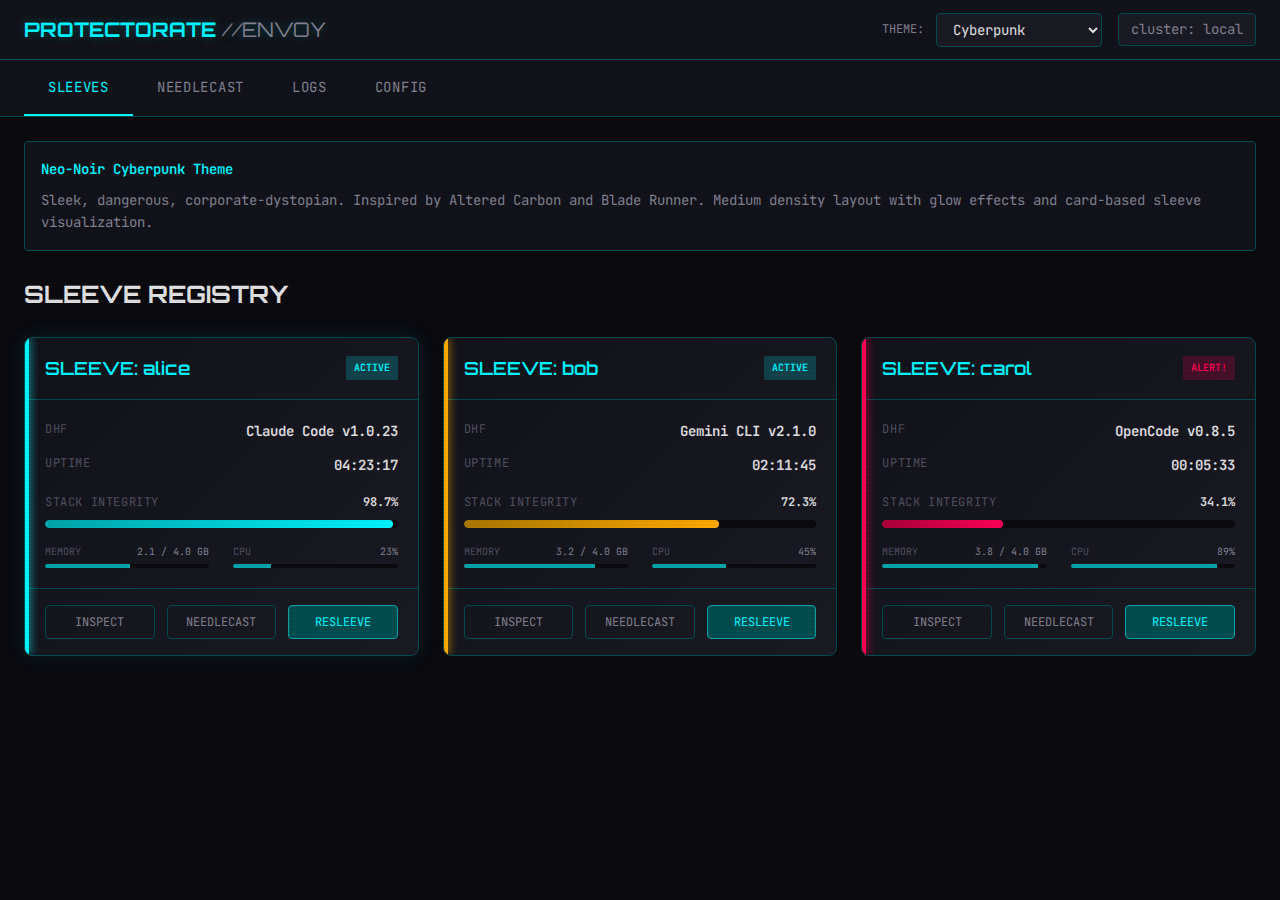
<file: docs/mockups/05-theme-switcher.html>
<!DOCTYPE html>
<html lang="en">
<head>
  <meta charset="UTF-8">
  <meta name="viewport" content="width=device-width, initial-scale=1.0">
  <title>Protectorate // Theme Switcher</title>
  <link rel="preconnect" href="https://fonts.googleapis.com">
  <link rel="preconnect" href="https://fonts.gstatic.com" crossorigin>
  <link href="https://fonts.googleapis.com/css2?family=JetBrains+Mono:wght@400;600;700&family=Orbitron:wght@600;700&family=IBM+Plex+Mono:wght@400;600&display=swap" rel="stylesheet">
  <style>
    /* ========================================
       THEME: Neo-Noir Cyberpunk (Default)
       ======================================== */
    :root {
      /* Backgrounds */
      --bg-deep: #0a0a0f;
      --bg-surface: #12121a;
      --bg-elevated: #1a1a24;

      /* Accents */
      --accent-primary: #00f5ff;
      --accent-primary-dim: #00a5aa;
      --accent-primary-subtle: #004d4f;
      --accent-warning: #ffaa00;
      --accent-warning-dim: #aa7700;
      --accent-critical: #ff0055;
      --accent-critical-dim: #aa0038;

      /* Text */
      --text-primary: #e0e0e0;
      --text-secondary: #808090;
      --text-muted: #505060;

      /* Fonts */
      --font-mono: 'JetBrains Mono', monospace;
      --font-display: 'Orbitron', sans-serif;

      /* Effects */
      --glow-intensity: 1;
      --scanline-opacity: 0.03;
    }

    /* ========================================
       THEME: NORAD Command
       ======================================== */
    [data-theme="norad"] {
      /* Backgrounds */
      --bg-deep: #0a1a0a;
      --bg-surface: #0f2010;
      --bg-elevated: #142814;

      /* Accents (phosphor green) */
      --accent-primary: #33ff33;
      --accent-primary-dim: #22cc22;
      --accent-primary-subtle: #118811;
      --accent-warning: #ffaa00;
      --accent-warning-dim: #aa7700;
      --accent-critical: #ff3333;
      --accent-critical-dim: #aa2222;

      /* Text */
      --text-primary: #22cc22;
      --text-secondary: #118811;
      --text-muted: #0a550a;

      /* Fonts */
      --font-mono: 'IBM Plex Mono', monospace;
      --font-display: 'IBM Plex Mono', monospace;

      /* Effects */
      --glow-intensity: 0.5;
      --scanline-opacity: 0;
    }

    /* ========================================
       BASE STYLES
       ======================================== */
    * {
      margin: 0;
      padding: 0;
      box-sizing: border-box;
    }

    body {
      background: var(--bg-deep);
      color: var(--text-primary);
      font-family: var(--font-mono);
      font-size: 14px;
      line-height: 1.6;
      min-height: 100vh;
      transition: background 0.3s, color 0.3s;
    }

    /* Scanlines */
    .scanlines {
      position: fixed;
      inset: 0;
      pointer-events: none;
      background: repeating-linear-gradient(
        0deg,
        transparent,
        transparent 2px,
        rgba(0, 0, 0, var(--scanline-opacity)) 2px,
        rgba(0, 0, 0, var(--scanline-opacity)) 4px
      );
      z-index: 1000;
    }

    /* Navigation */
    .top-nav {
      background: var(--bg-surface);
      border-bottom: 1px solid var(--accent-primary-subtle);
      padding: 0 1.5rem;
      display: flex;
      justify-content: space-between;
      align-items: center;
      height: 60px;
    }

    .brand {
      font-family: var(--font-display);
      font-size: 1.25rem;
      font-weight: 700;
      color: var(--accent-primary);
      text-shadow: 0 0 calc(10px * var(--glow-intensity)) var(--accent-primary-subtle);
    }

    .brand span {
      color: var(--text-secondary);
      font-weight: 400;
    }

    .nav-right {
      display: flex;
      align-items: center;
      gap: 1rem;
    }

    /* Theme Toggle */
    .theme-toggle {
      display: flex;
      align-items: center;
      gap: 0.75rem;
    }

    .theme-label {
      color: var(--text-secondary);
      font-size: 0.75rem;
      text-transform: uppercase;
    }

    .theme-select {
      background: var(--bg-elevated);
      border: 1px solid var(--accent-primary-subtle);
      color: var(--text-primary);
      padding: 0.375rem 0.75rem;
      font-family: var(--font-mono);
      font-size: 0.875rem;
      border-radius: 4px;
      cursor: pointer;
    }

    .theme-select:focus {
      outline: none;
      border-color: var(--accent-primary-dim);
    }

    .cluster-badge {
      background: var(--bg-elevated);
      border: 1px solid var(--accent-primary-subtle);
      padding: 0.25rem 0.75rem;
      border-radius: 4px;
      font-size: 0.875rem;
      color: var(--text-secondary);
    }

    /* Tab Navigation */
    .tab-nav {
      background: var(--bg-surface);
      border-bottom: 1px solid var(--accent-primary-subtle);
      display: flex;
      padding: 0 1.5rem;
    }

    .tab {
      padding: 1rem 1.5rem;
      color: var(--text-secondary);
      text-decoration: none;
      border-bottom: 2px solid transparent;
      transition: all 0.2s;
      font-size: 0.875rem;
      text-transform: uppercase;
      letter-spacing: 0.05em;
    }

    .tab:hover {
      color: var(--text-primary);
      background: var(--bg-elevated);
    }

    .tab.active {
      color: var(--accent-primary);
      border-bottom-color: var(--accent-primary);
    }

    /* Main Content */
    .main-content {
      padding: 1.5rem;
      max-width: 1400px;
      margin: 0 auto;
    }

    .dashboard-header {
      display: flex;
      justify-content: space-between;
      align-items: center;
      margin-bottom: 1.5rem;
    }

    .dashboard-title {
      font-family: var(--font-display);
      font-size: 1.5rem;
      color: var(--text-primary);
    }

    /* Sleeve Grid */
    .sleeve-grid {
      display: grid;
      grid-template-columns: repeat(auto-fill, minmax(350px, 1fr));
      gap: 1.5rem;
    }

    /* Sleeve Card */
    .sleeve-card {
      background: linear-gradient(135deg, var(--bg-surface) 0%, var(--bg-elevated) 100%);
      border: 1px solid var(--accent-primary-subtle);
      border-radius: 8px;
      overflow: hidden;
      position: relative;
      transition: all 0.3s;
    }

    .sleeve-card::before {
      content: '';
      position: absolute;
      left: 0;
      top: 0;
      bottom: 0;
      width: 4px;
      background: var(--accent-primary);
      transition: background 0.3s;
    }

    .sleeve-card.healthy {
      box-shadow: 0 0 calc(20px * var(--glow-intensity)) rgba(0, 245, 255, 0.1);
    }

    .sleeve-card.healthy::before {
      box-shadow: 0 0 calc(10px * var(--glow-intensity)) var(--accent-primary);
    }

    .sleeve-card.warning::before {
      background: var(--accent-warning);
      box-shadow: 0 0 calc(10px * var(--glow-intensity)) var(--accent-warning);
    }

    .sleeve-card.critical {
      animation: pulse-critical 2s ease-in-out infinite;
    }

    .sleeve-card.critical::before {
      background: var(--accent-critical);
      box-shadow: 0 0 calc(10px * var(--glow-intensity)) var(--accent-critical);
    }

    @keyframes pulse-critical {
      0%, 100% { box-shadow: 0 0 20px rgba(255, 0, 85, 0.2); }
      50% { box-shadow: 0 0 30px rgba(255, 0, 85, 0.4); }
    }

    .sleeve-header {
      padding: 1rem 1.25rem;
      border-bottom: 1px solid var(--accent-primary-subtle);
      display: flex;
      justify-content: space-between;
      align-items: center;
    }

    .sleeve-name {
      font-family: var(--font-display);
      font-size: 1.125rem;
      font-weight: 600;
      color: var(--accent-primary);
    }

    .sleeve-status {
      font-size: 0.625rem;
      text-transform: uppercase;
      padding: 0.25rem 0.5rem;
      border-radius: 2px;
      font-weight: 600;
    }

    .sleeve-status.active {
      background: rgba(0, 245, 255, 0.2);
      color: var(--accent-primary);
    }

    [data-theme="norad"] .sleeve-status.active {
      background: rgba(51, 255, 51, 0.2);
    }

    .sleeve-status.alert {
      background: rgba(255, 0, 85, 0.2);
      color: var(--accent-critical);
      animation: blink 1s infinite;
    }

    @keyframes blink {
      50% { opacity: 0.5; }
    }

    .sleeve-body {
      padding: 1.25rem;
    }

    .sleeve-row {
      display: flex;
      justify-content: space-between;
      margin-bottom: 0.75rem;
    }

    .sleeve-label {
      color: var(--text-muted);
      font-size: 0.75rem;
      text-transform: uppercase;
      letter-spacing: 0.05em;
    }

    .sleeve-value {
      color: var(--text-primary);
      font-weight: 600;
    }

    /* Integrity Bar */
    .integrity-bar {
      margin: 1rem 0;
    }

    .integrity-label {
      display: flex;
      justify-content: space-between;
      margin-bottom: 0.5rem;
      font-size: 0.75rem;
    }

    .integrity-track {
      height: 8px;
      background: var(--bg-deep);
      border-radius: 4px;
      overflow: hidden;
    }

    .integrity-fill {
      height: 100%;
      background: linear-gradient(90deg, var(--accent-primary-dim), var(--accent-primary));
      border-radius: 4px;
      transition: width 0.3s, background 0.3s;
    }

    .integrity-fill.warning {
      background: linear-gradient(90deg, var(--accent-warning-dim), var(--accent-warning));
    }

    .integrity-fill.critical {
      background: linear-gradient(90deg, var(--accent-critical-dim), var(--accent-critical));
    }

    /* Resource Meters */
    .resource-row {
      display: flex;
      gap: 1.5rem;
      margin-top: 1rem;
    }

    .resource {
      flex: 1;
    }

    .resource-header {
      display: flex;
      justify-content: space-between;
      font-size: 0.625rem;
      margin-bottom: 0.25rem;
    }

    .resource-label {
      color: var(--text-muted);
    }

    .resource-value {
      color: var(--text-secondary);
    }

    .resource-bar {
      height: 4px;
      background: var(--bg-deep);
      border-radius: 2px;
      overflow: hidden;
    }

    .resource-fill {
      height: 100%;
      background: var(--accent-primary-dim);
      transition: width 0.3s;
    }

    /* Action Buttons */
    .sleeve-actions {
      padding: 1rem 1.25rem;
      border-top: 1px solid var(--accent-primary-subtle);
      display: flex;
      gap: 0.75rem;
    }

    .btn {
      flex: 1;
      padding: 0.5rem 1rem;
      border: 1px solid var(--accent-primary-subtle);
      background: transparent;
      color: var(--text-secondary);
      font-family: var(--font-mono);
      font-size: 0.75rem;
      cursor: pointer;
      transition: all 0.2s;
      border-radius: 4px;
    }

    .btn:hover {
      background: var(--accent-primary-subtle);
      color: var(--accent-primary);
      border-color: var(--accent-primary-dim);
    }

    .btn.primary {
      background: var(--accent-primary-subtle);
      color: var(--accent-primary);
      border-color: var(--accent-primary-dim);
    }

    .btn.primary:hover {
      background: var(--accent-primary-dim);
      box-shadow: 0 0 calc(10px * var(--glow-intensity)) var(--accent-primary-subtle);
    }

    /* NORAD-specific table view */
    [data-theme="norad"] .sleeve-grid {
      display: block;
    }

    [data-theme="norad"] .sleeve-card {
      display: none;
    }

    .norad-table {
      display: none;
      width: 100%;
      border-collapse: collapse;
    }

    [data-theme="norad"] .norad-table {
      display: table;
    }

    .norad-table th {
      text-align: left;
      color: var(--text-muted);
      border-bottom: 1px dashed var(--accent-primary-subtle);
      padding: 0.5rem;
      font-weight: 400;
      font-size: 0.75rem;
    }

    .norad-table td {
      padding: 0.5rem;
      border-bottom: 1px dotted var(--accent-primary-subtle);
    }

    .norad-table tr:hover {
      background: var(--bg-surface);
    }

    .norad-name {
      color: var(--accent-primary);
      font-weight: 600;
    }

    .norad-status-active {
      color: var(--accent-primary);
    }

    .norad-status-alert {
      color: var(--accent-critical);
      font-weight: 600;
      animation: blink 1s infinite;
    }

    .norad-bar {
      display: inline-block;
      width: 60px;
      height: 8px;
      background: var(--bg-deep);
      border: 1px solid var(--accent-primary-subtle);
      vertical-align: middle;
      margin-right: 0.5rem;
    }

    .norad-bar-fill {
      height: 100%;
      background: var(--accent-primary-dim);
    }

    .norad-bar-fill.warning {
      background: var(--accent-warning);
    }

    .norad-bar-fill.critical {
      background: var(--accent-critical);
    }

    /* Theme Info Box */
    .theme-info {
      background: var(--bg-surface);
      border: 1px solid var(--accent-primary-subtle);
      border-radius: 4px;
      padding: 1rem;
      margin-bottom: 1.5rem;
      font-size: 0.875rem;
    }

    .theme-info-title {
      color: var(--accent-primary);
      font-weight: 600;
      margin-bottom: 0.5rem;
    }

    .theme-info-desc {
      color: var(--text-secondary);
    }
  </style>
</head>
<body>
  <div class="scanlines"></div>

  <nav class="top-nav">
    <div class="brand">PROTECTORATE <span>//ENVOY</span></div>
    <div class="nav-right">
      <div class="theme-toggle">
        <span class="theme-label">THEME:</span>
        <select class="theme-select" id="theme-select">
          <option value="cyberpunk">Cyberpunk</option>
          <option value="norad">NORAD (Compact)</option>
        </select>
      </div>
      <span class="cluster-badge">cluster: local</span>
    </div>
  </nav>

  <nav class="tab-nav">
    <a href="#" class="tab active">SLEEVES</a>
    <a href="#" class="tab">NEEDLECAST</a>
    <a href="#" class="tab">LOGS</a>
    <a href="#" class="tab">CONFIG</a>
  </nav>

  <main class="main-content">
    <div class="theme-info">
      <div class="theme-info-title" id="theme-name">Neo-Noir Cyberpunk Theme</div>
      <div class="theme-info-desc" id="theme-desc">
        Sleek, dangerous, corporate-dystopian. Inspired by Altered Carbon and Blade Runner.
        Medium density layout with glow effects and card-based sleeve visualization.
      </div>
    </div>

    <div class="dashboard-header">
      <h1 class="dashboard-title">SLEEVE REGISTRY</h1>
    </div>

    <!-- Cyberpunk Card View -->
    <div class="sleeve-grid">
      <div class="sleeve-card healthy">
        <div class="sleeve-header">
          <span class="sleeve-name">SLEEVE: alice</span>
          <span class="sleeve-status active">ACTIVE</span>
        </div>
        <div class="sleeve-body">
          <div class="sleeve-row">
            <span class="sleeve-label">DHF</span>
            <span class="sleeve-value">Claude Code v1.0.23</span>
          </div>
          <div class="sleeve-row">
            <span class="sleeve-label">Uptime</span>
            <span class="sleeve-value">04:23:17</span>
          </div>
          <div class="integrity-bar">
            <div class="integrity-label">
              <span class="sleeve-label">Stack Integrity</span>
              <span class="sleeve-value">98.7%</span>
            </div>
            <div class="integrity-track">
              <div class="integrity-fill" style="width: 98.7%"></div>
            </div>
          </div>
          <div class="resource-row">
            <div class="resource">
              <div class="resource-header">
                <span class="resource-label">MEMORY</span>
                <span class="resource-value">2.1 / 4.0 GB</span>
              </div>
              <div class="resource-bar">
                <div class="resource-fill" style="width: 52%"></div>
              </div>
            </div>
            <div class="resource">
              <div class="resource-header">
                <span class="resource-label">CPU</span>
                <span class="resource-value">23%</span>
              </div>
              <div class="resource-bar">
                <div class="resource-fill" style="width: 23%"></div>
              </div>
            </div>
          </div>
        </div>
        <div class="sleeve-actions">
          <button class="btn">INSPECT</button>
          <button class="btn">NEEDLECAST</button>
          <button class="btn primary">RESLEEVE</button>
        </div>
      </div>

      <div class="sleeve-card warning">
        <div class="sleeve-header">
          <span class="sleeve-name">SLEEVE: bob</span>
          <span class="sleeve-status active">ACTIVE</span>
        </div>
        <div class="sleeve-body">
          <div class="sleeve-row">
            <span class="sleeve-label">DHF</span>
            <span class="sleeve-value">Gemini CLI v2.1.0</span>
          </div>
          <div class="sleeve-row">
            <span class="sleeve-label">Uptime</span>
            <span class="sleeve-value">02:11:45</span>
          </div>
          <div class="integrity-bar">
            <div class="integrity-label">
              <span class="sleeve-label">Stack Integrity</span>
              <span class="sleeve-value">72.3%</span>
            </div>
            <div class="integrity-track">
              <div class="integrity-fill warning" style="width: 72.3%"></div>
            </div>
          </div>
          <div class="resource-row">
            <div class="resource">
              <div class="resource-header">
                <span class="resource-label">MEMORY</span>
                <span class="resource-value">3.2 / 4.0 GB</span>
              </div>
              <div class="resource-bar">
                <div class="resource-fill" style="width: 80%"></div>
              </div>
            </div>
            <div class="resource">
              <div class="resource-header">
                <span class="resource-label">CPU</span>
                <span class="resource-value">45%</span>
              </div>
              <div class="resource-bar">
                <div class="resource-fill" style="width: 45%"></div>
              </div>
            </div>
          </div>
        </div>
        <div class="sleeve-actions">
          <button class="btn">INSPECT</button>
          <button class="btn">NEEDLECAST</button>
          <button class="btn primary">RESLEEVE</button>
        </div>
      </div>

      <div class="sleeve-card critical">
        <div class="sleeve-header">
          <span class="sleeve-name">SLEEVE: carol</span>
          <span class="sleeve-status alert">ALERT!</span>
        </div>
        <div class="sleeve-body">
          <div class="sleeve-row">
            <span class="sleeve-label">DHF</span>
            <span class="sleeve-value">OpenCode v0.8.5</span>
          </div>
          <div class="sleeve-row">
            <span class="sleeve-label">Uptime</span>
            <span class="sleeve-value">00:05:33</span>
          </div>
          <div class="integrity-bar">
            <div class="integrity-label">
              <span class="sleeve-label">Stack Integrity</span>
              <span class="sleeve-value">34.1%</span>
            </div>
            <div class="integrity-track">
              <div class="integrity-fill critical" style="width: 34.1%"></div>
            </div>
          </div>
          <div class="resource-row">
            <div class="resource">
              <div class="resource-header">
                <span class="resource-label">MEMORY</span>
                <span class="resource-value">3.8 / 4.0 GB</span>
              </div>
              <div class="resource-bar">
                <div class="resource-fill" style="width: 95%"></div>
              </div>
            </div>
            <div class="resource">
              <div class="resource-header">
                <span class="resource-label">CPU</span>
                <span class="resource-value">89%</span>
              </div>
              <div class="resource-bar">
                <div class="resource-fill" style="width: 89%"></div>
              </div>
            </div>
          </div>
        </div>
        <div class="sleeve-actions">
          <button class="btn">INSPECT</button>
          <button class="btn">NEEDLECAST</button>
          <button class="btn primary">RESLEEVE</button>
        </div>
      </div>
    </div>

    <!-- NORAD Table View -->
    <table class="norad-table">
      <thead>
        <tr>
          <th>ID</th>
          <th>NAME</th>
          <th>DHF</th>
          <th>STATUS</th>
          <th>CPU</th>
          <th>MEM</th>
          <th>INTEGRITY</th>
          <th>UPTIME</th>
        </tr>
      </thead>
      <tbody>
        <tr>
          <td style="color: var(--text-muted); font-size: 0.75rem;">a1b2c3d4</td>
          <td class="norad-name">alice</td>
          <td>claude-code</td>
          <td class="norad-status-active">ACTIVE</td>
          <td>
            <span class="norad-bar"><span class="norad-bar-fill" style="width: 23%"></span></span>
            23%
          </td>
          <td>
            <span class="norad-bar"><span class="norad-bar-fill" style="width: 52%"></span></span>
            2.1GB
          </td>
          <td>
            <span class="norad-bar"><span class="norad-bar-fill" style="width: 98.7%"></span></span>
            98.7%
          </td>
          <td>04:23:17</td>
        </tr>
        <tr>
          <td style="color: var(--text-muted); font-size: 0.75rem;">e5f6g7h8</td>
          <td class="norad-name">bob</td>
          <td>gemini-cli</td>
          <td class="norad-status-active">ACTIVE</td>
          <td>
            <span class="norad-bar"><span class="norad-bar-fill warning" style="width: 45%"></span></span>
            45%
          </td>
          <td>
            <span class="norad-bar"><span class="norad-bar-fill warning" style="width: 80%"></span></span>
            3.2GB
          </td>
          <td>
            <span class="norad-bar"><span class="norad-bar-fill warning" style="width: 72.3%"></span></span>
            72.3%
          </td>
          <td>02:11:45</td>
        </tr>
        <tr>
          <td style="color: var(--text-muted); font-size: 0.75rem;">i9j0k1l2</td>
          <td class="norad-name">carol</td>
          <td>opencode</td>
          <td class="norad-status-alert">ALERT!</td>
          <td>
            <span class="norad-bar"><span class="norad-bar-fill critical" style="width: 89%"></span></span>
            89%
          </td>
          <td>
            <span class="norad-bar"><span class="norad-bar-fill critical" style="width: 95%"></span></span>
            3.8GB
          </td>
          <td>
            <span class="norad-bar"><span class="norad-bar-fill critical" style="width: 34.1%"></span></span>
            34.1%
          </td>
          <td>00:05:33</td>
        </tr>
      </tbody>
    </table>
  </main>

  <script>
    const themeSelect = document.getElementById('theme-select');
    const themeName = document.getElementById('theme-name');
    const themeDesc = document.getElementById('theme-desc');

    const themeInfo = {
      cyberpunk: {
        name: 'Neo-Noir Cyberpunk Theme',
        desc: 'Sleek, dangerous, corporate-dystopian. Inspired by Altered Carbon and Blade Runner. Medium density layout with glow effects and card-based sleeve visualization.'
      },
      norad: {
        name: 'NORAD Command Theme',
        desc: 'Cold War-era command center aesthetic. Maximum information density, table-driven layout, phosphor green palette. Ideal for terminals and power users who need to monitor many sleeves at once.'
      }
    };

    // Load saved theme
    const savedTheme = localStorage.getItem('protectorate-theme') || 'cyberpunk';
    document.documentElement.setAttribute('data-theme', savedTheme === 'norad' ? 'norad' : '');
    themeSelect.value = savedTheme;
    themeName.textContent = themeInfo[savedTheme].name;
    themeDesc.textContent = themeInfo[savedTheme].desc;

    themeSelect.addEventListener('change', (e) => {
      const theme = e.target.value;
      document.documentElement.setAttribute('data-theme', theme === 'norad' ? 'norad' : '');
      localStorage.setItem('protectorate-theme', theme);
      themeName.textContent = themeInfo[theme].name;
      themeDesc.textContent = themeInfo[theme].desc;
    });
  </script>
</body>
</html>
</file>
